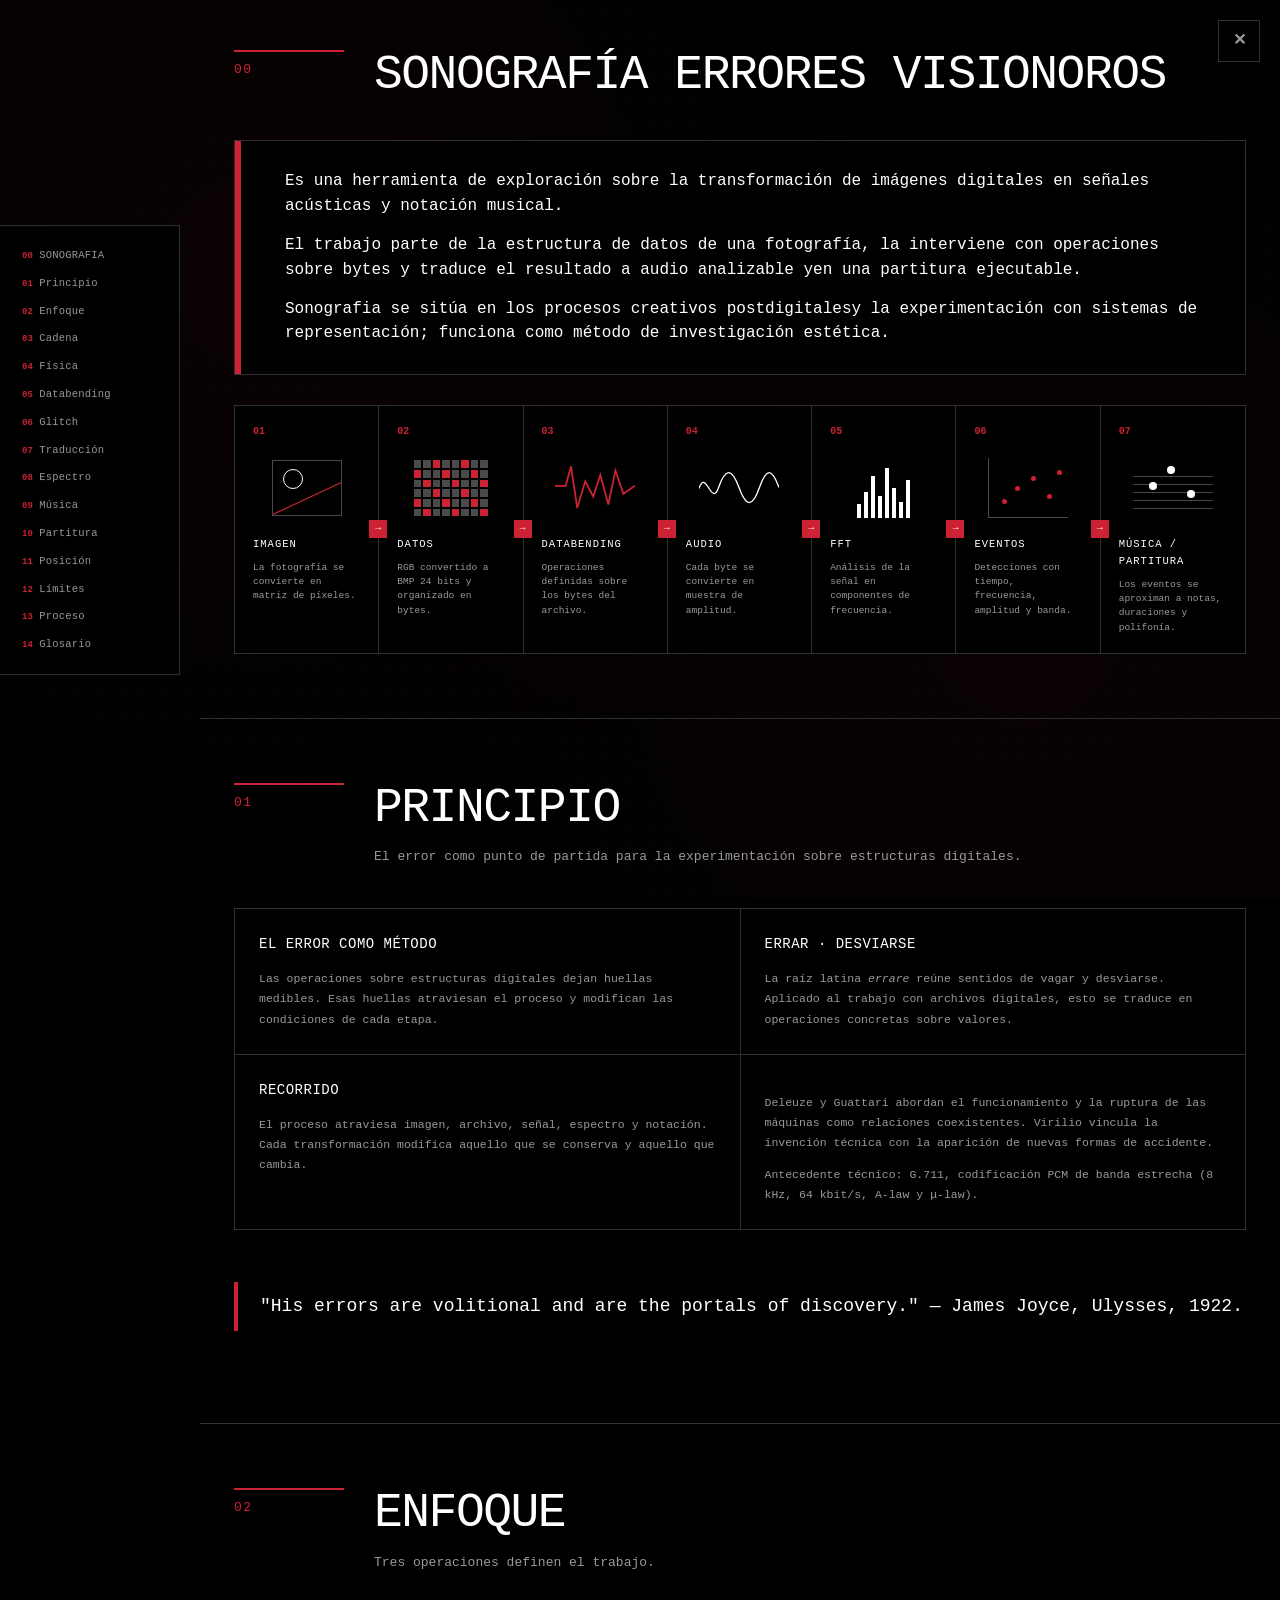
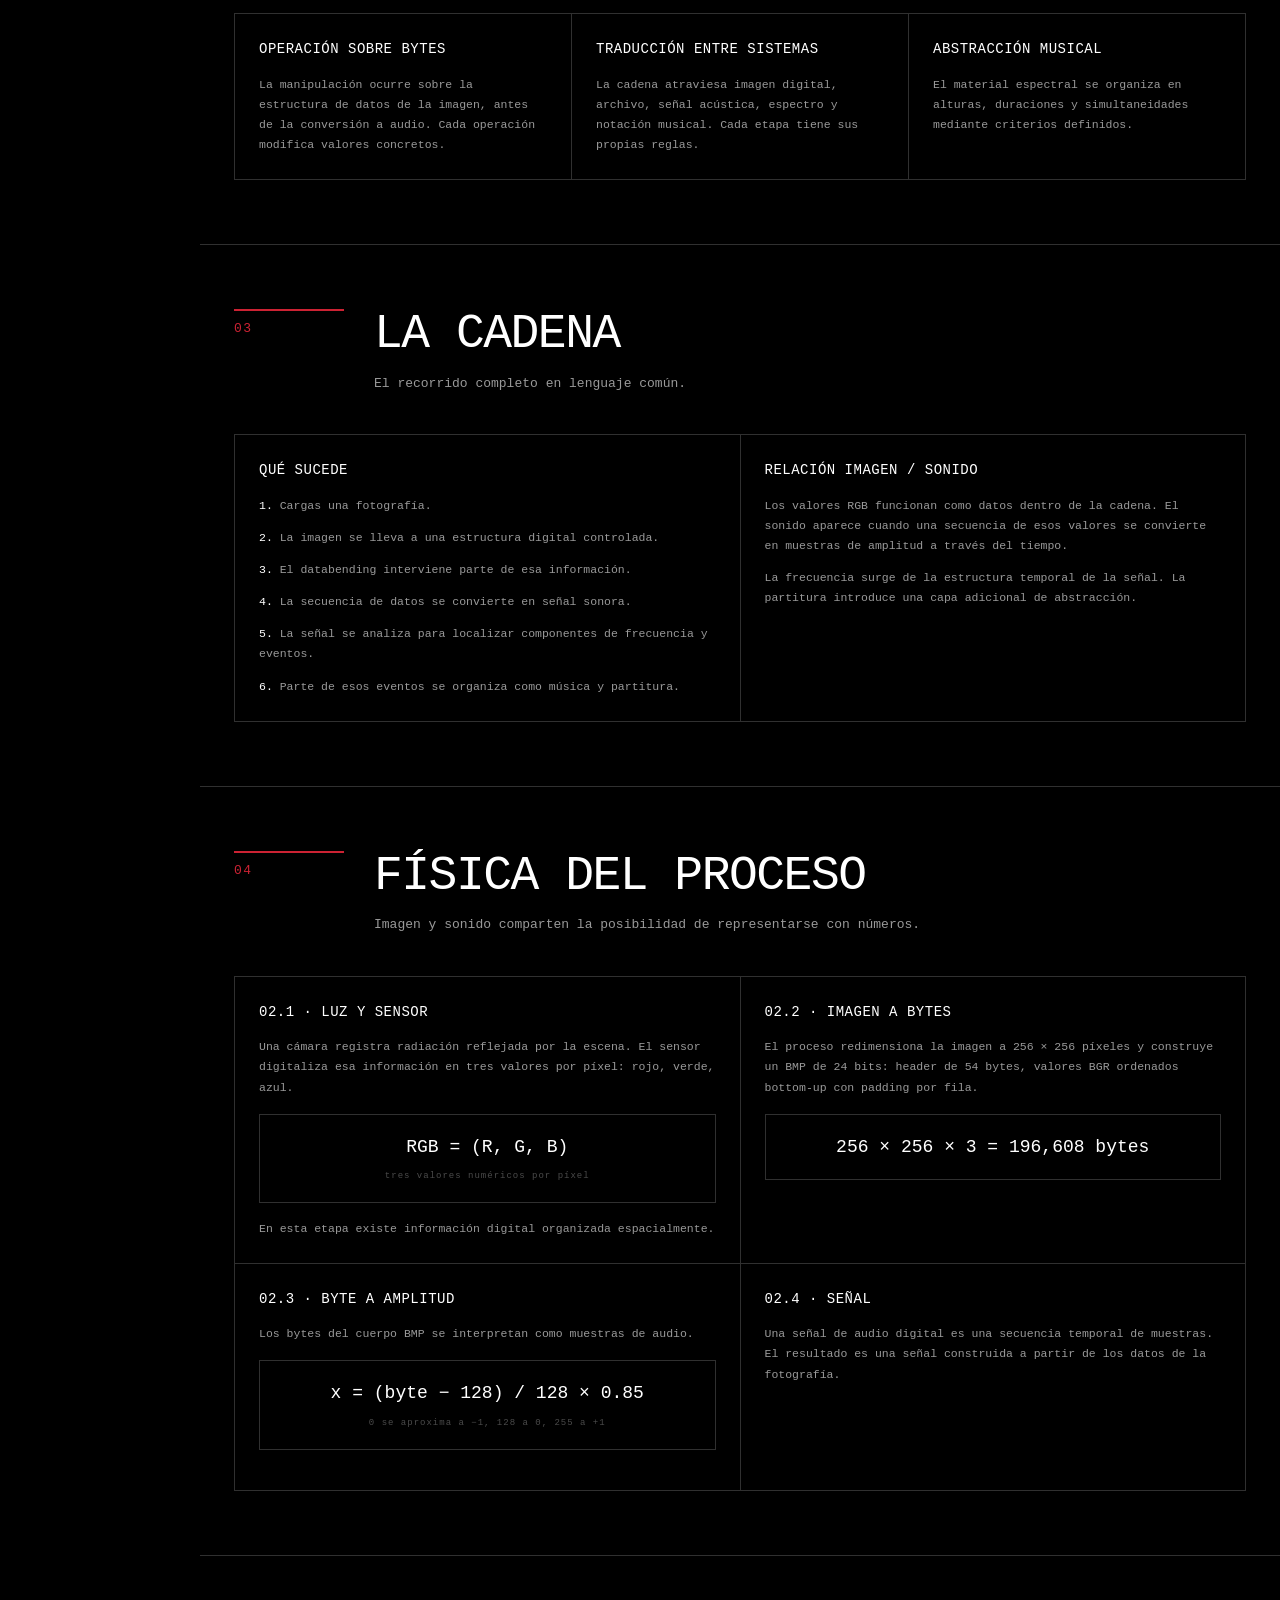
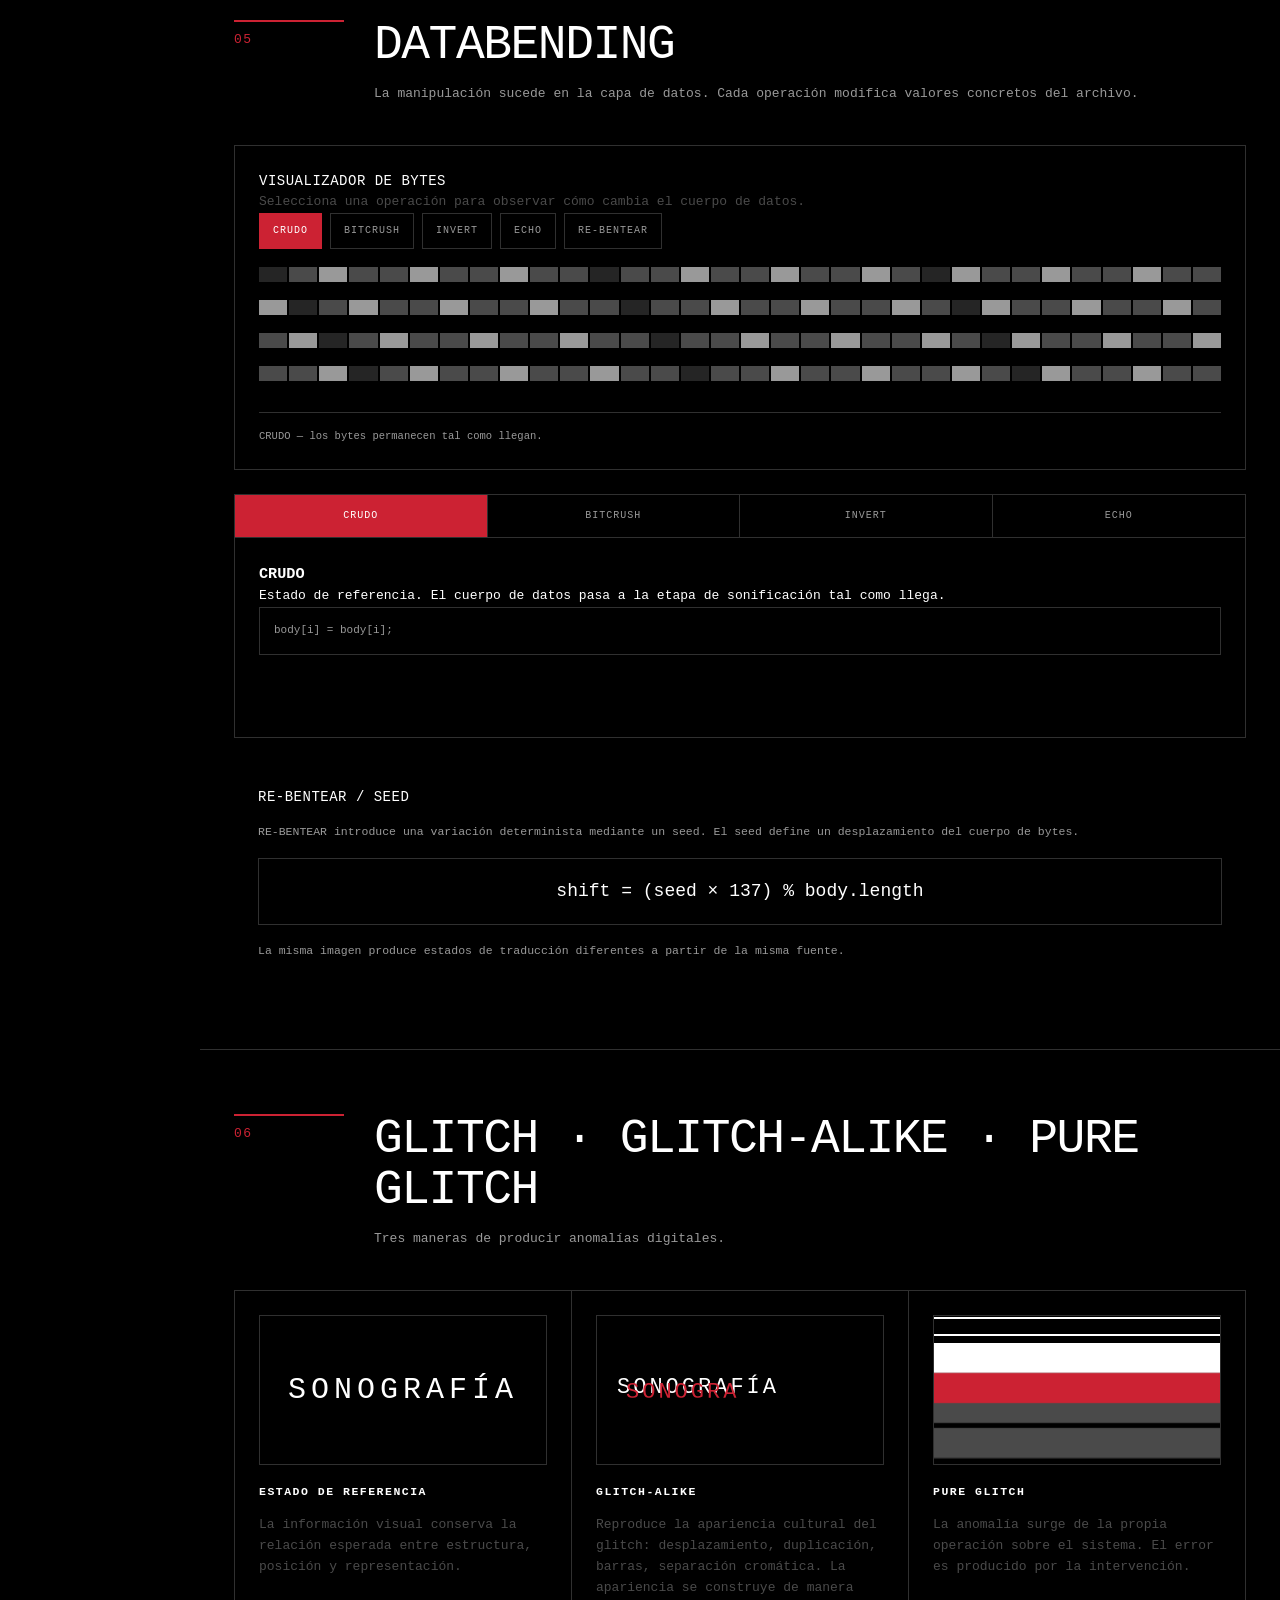
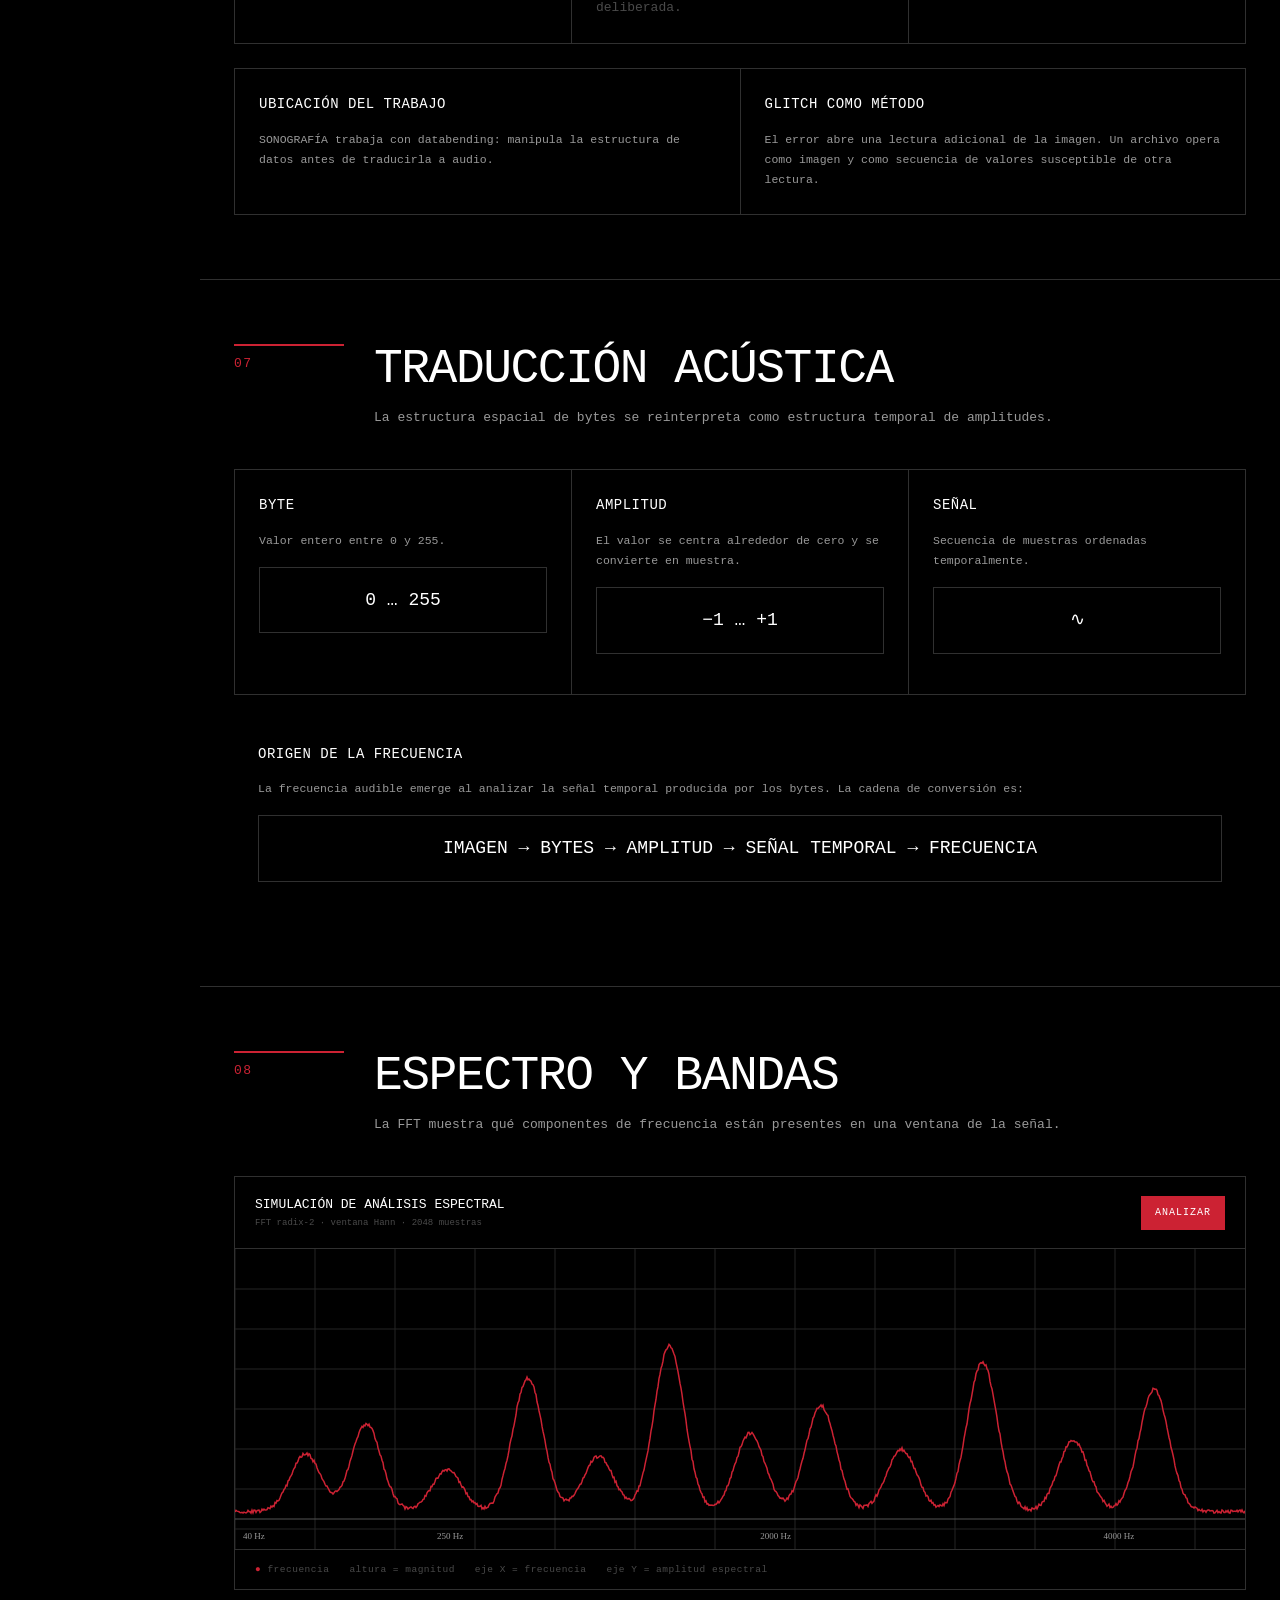
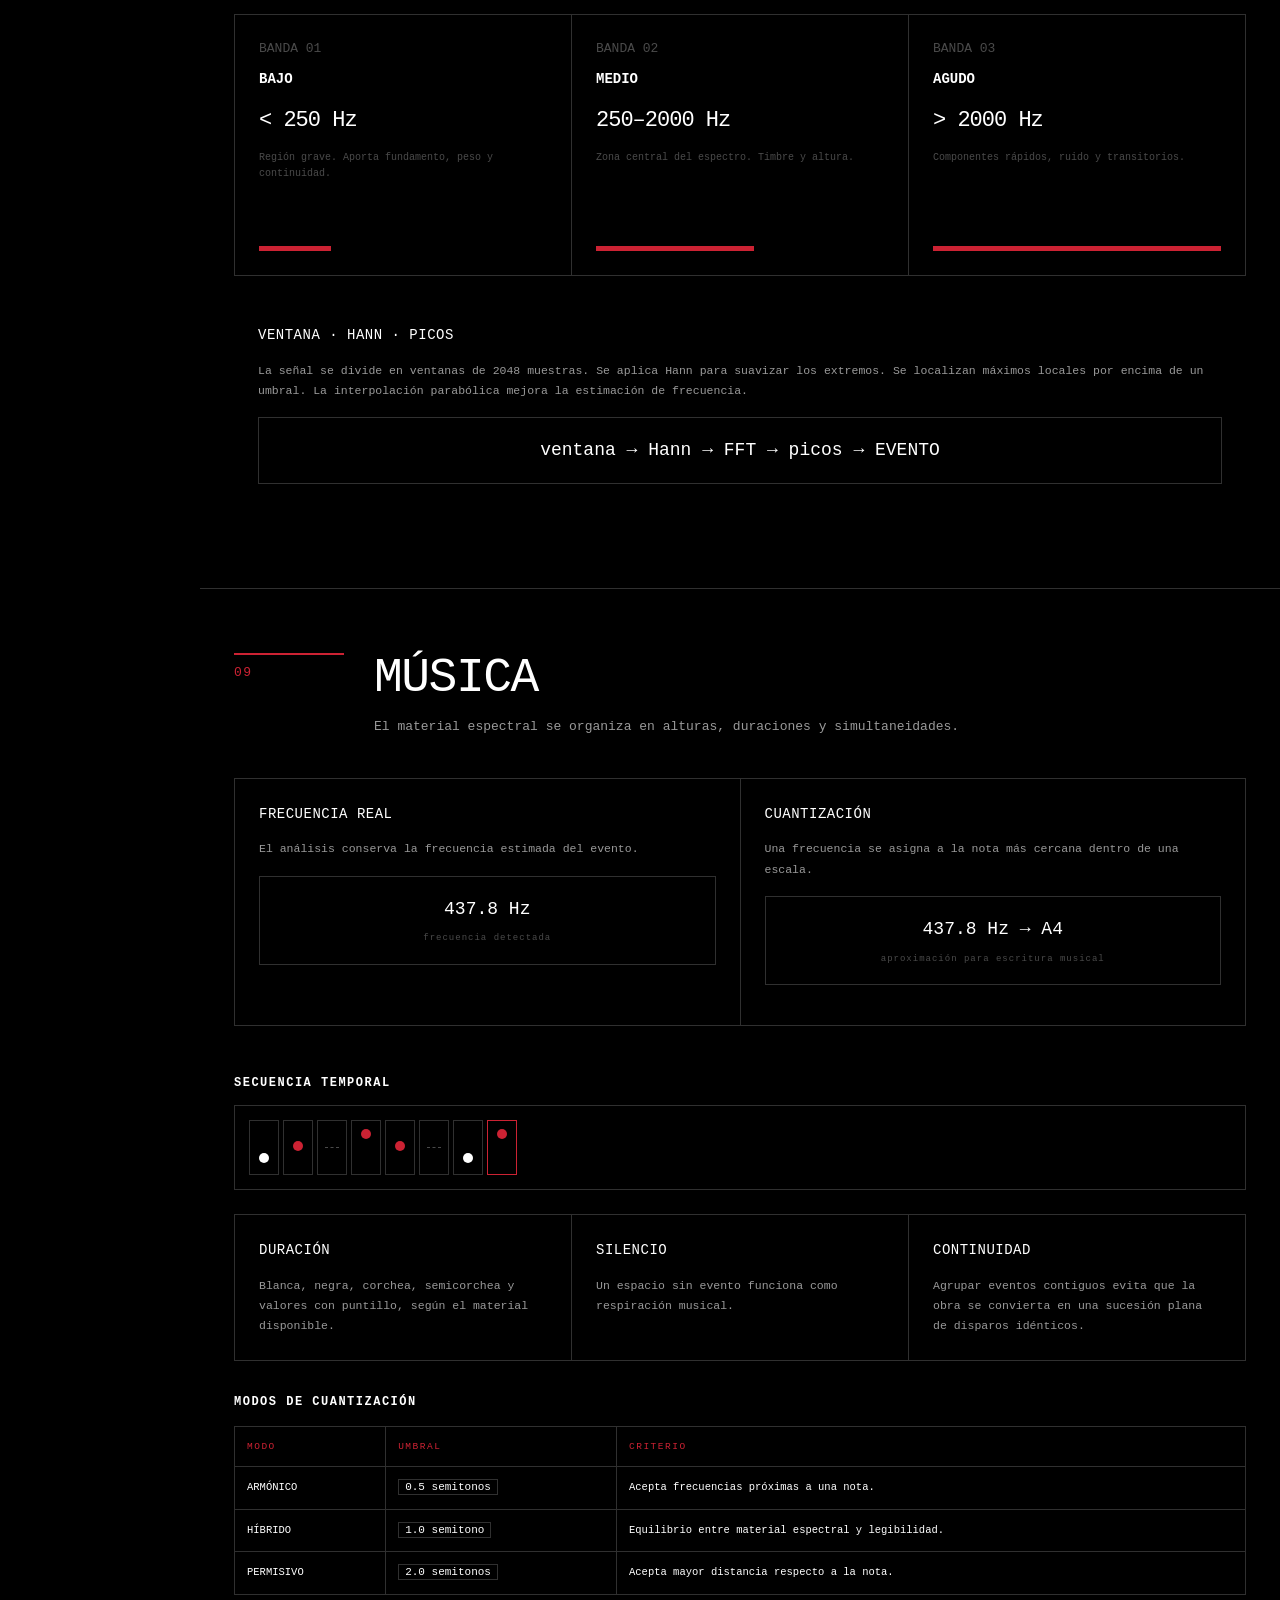
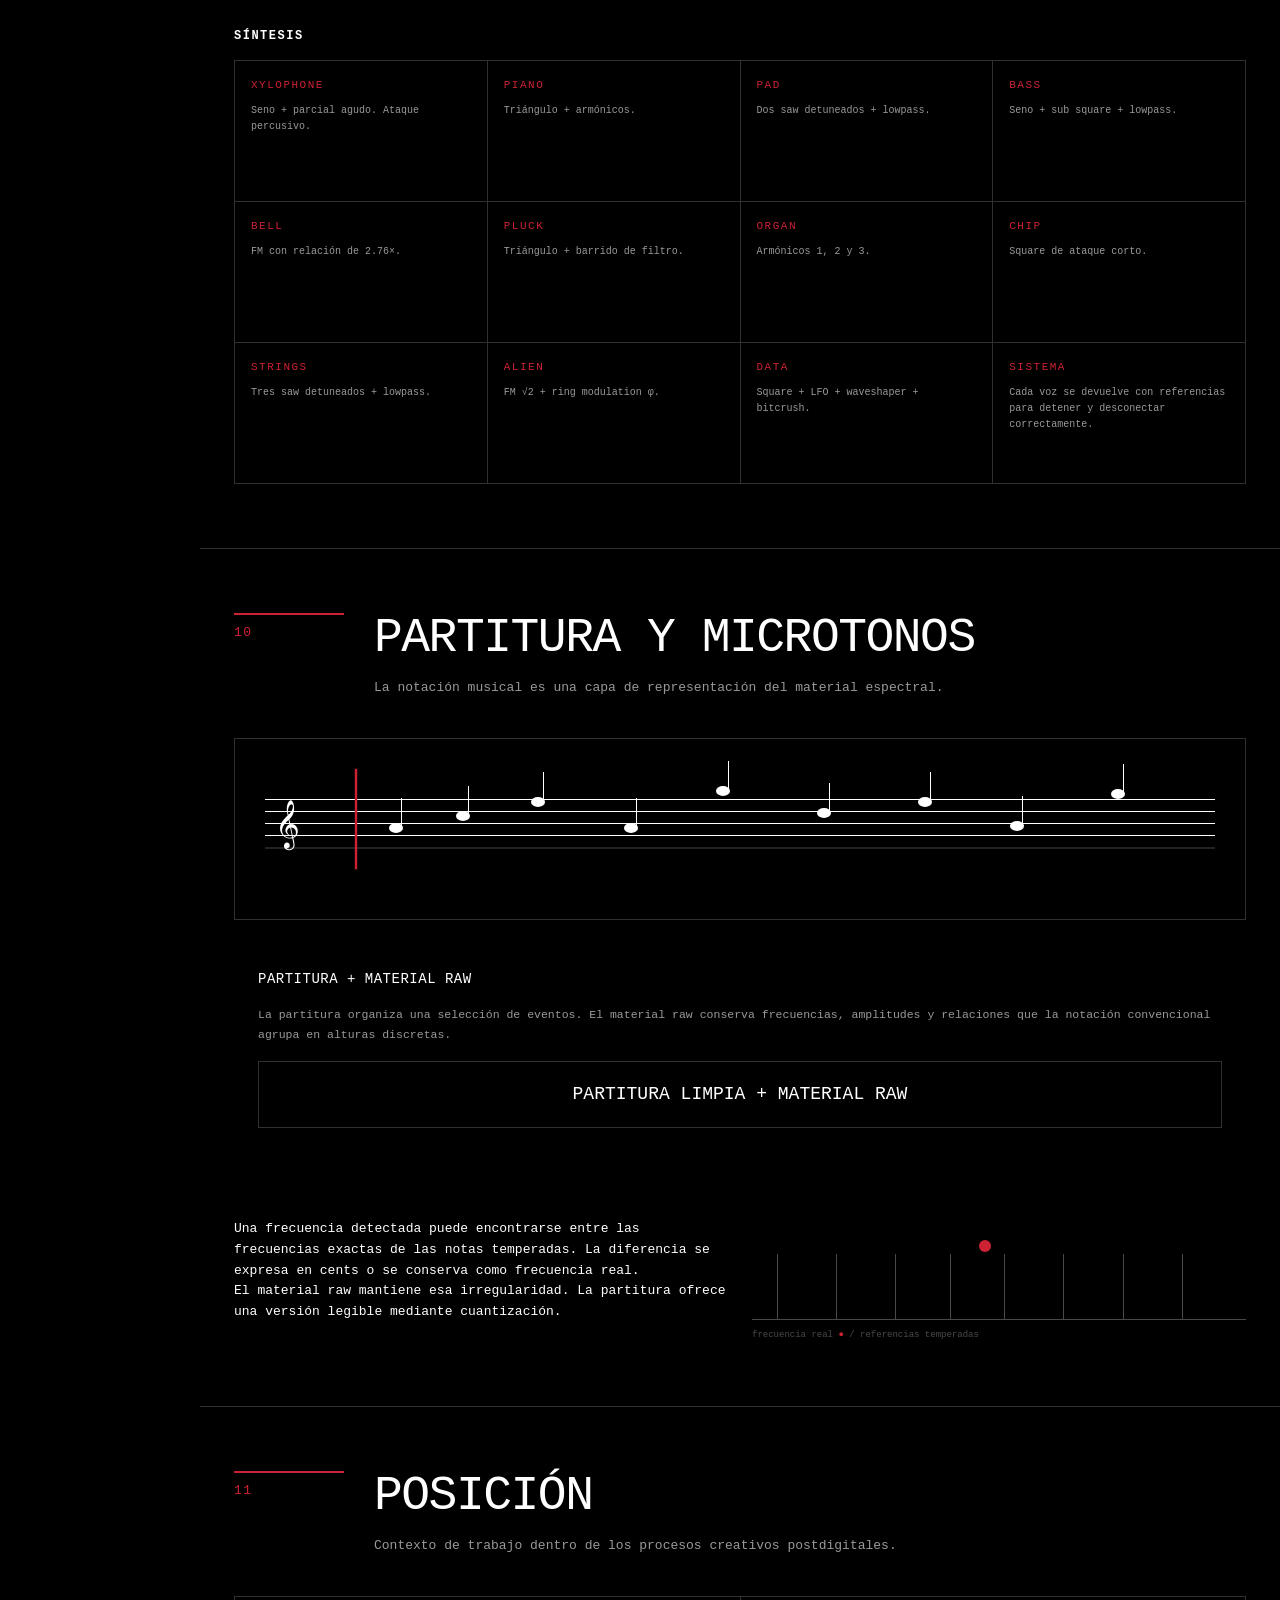
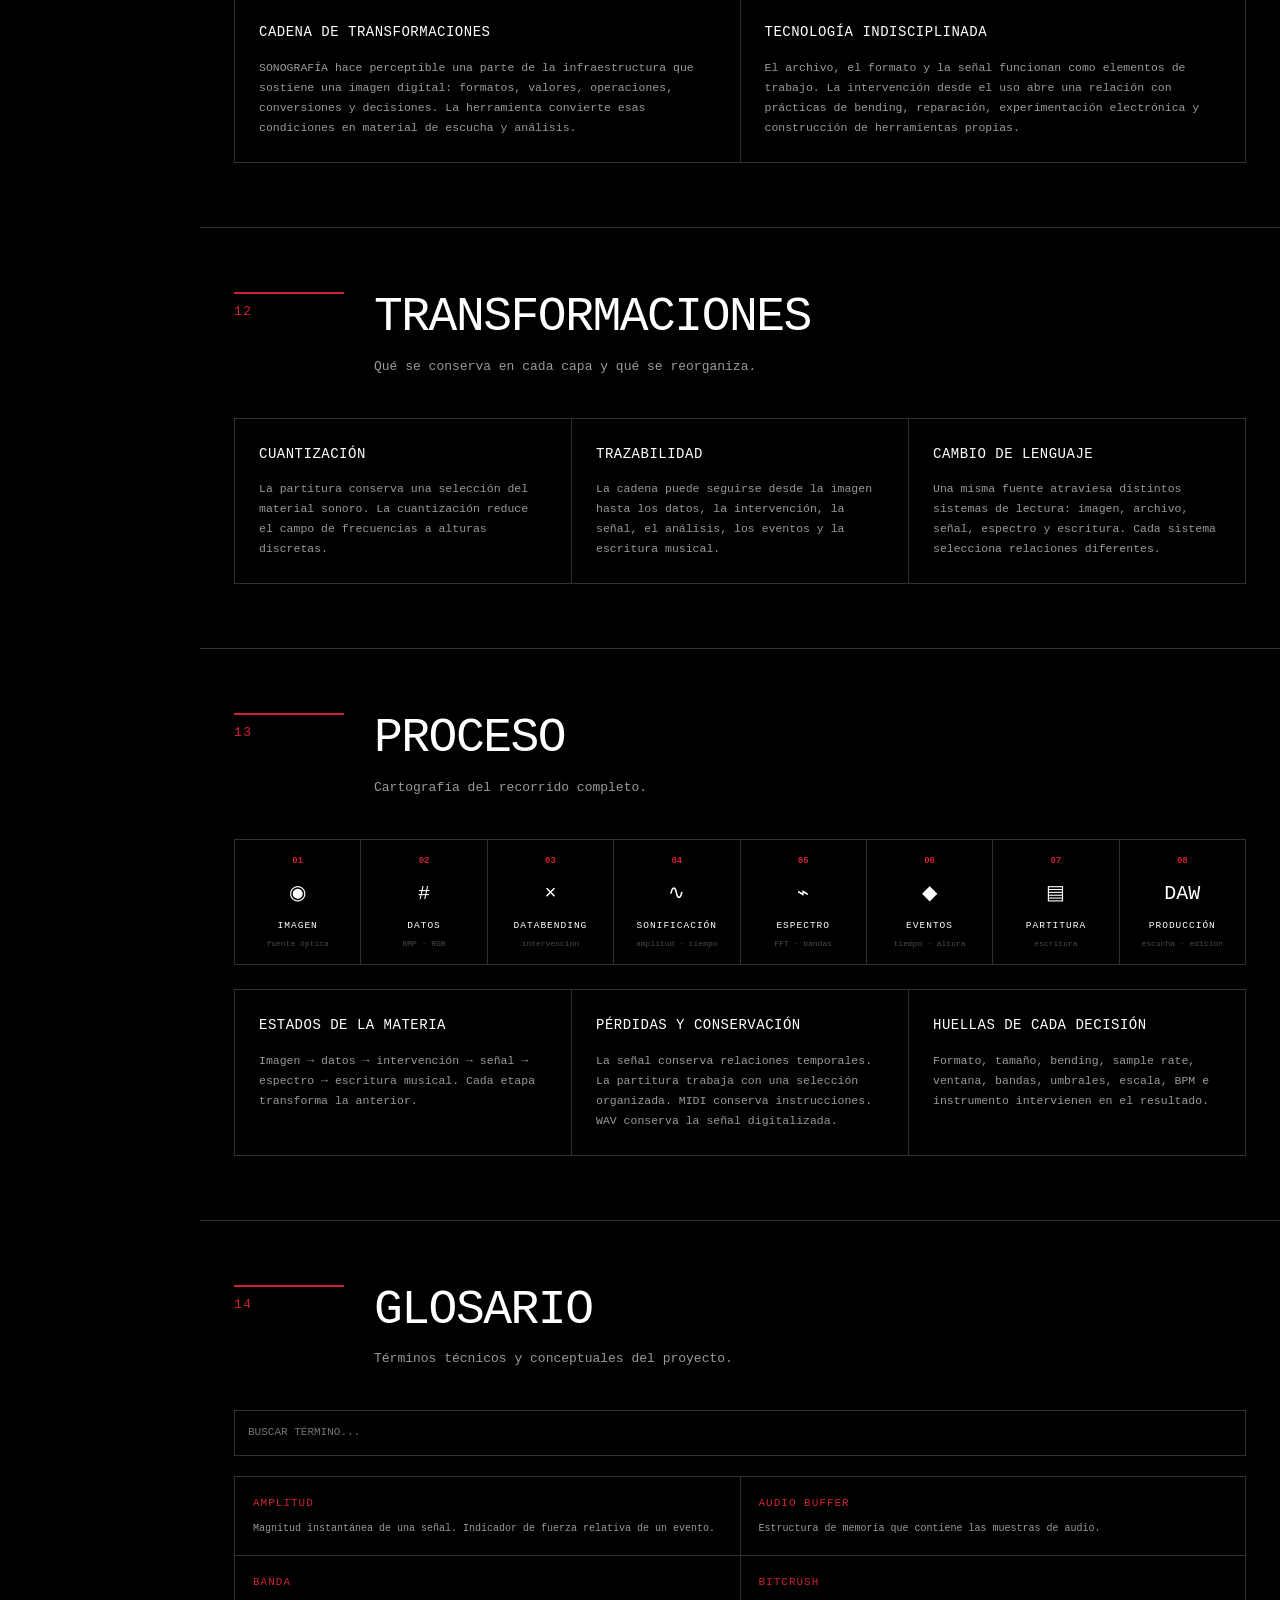
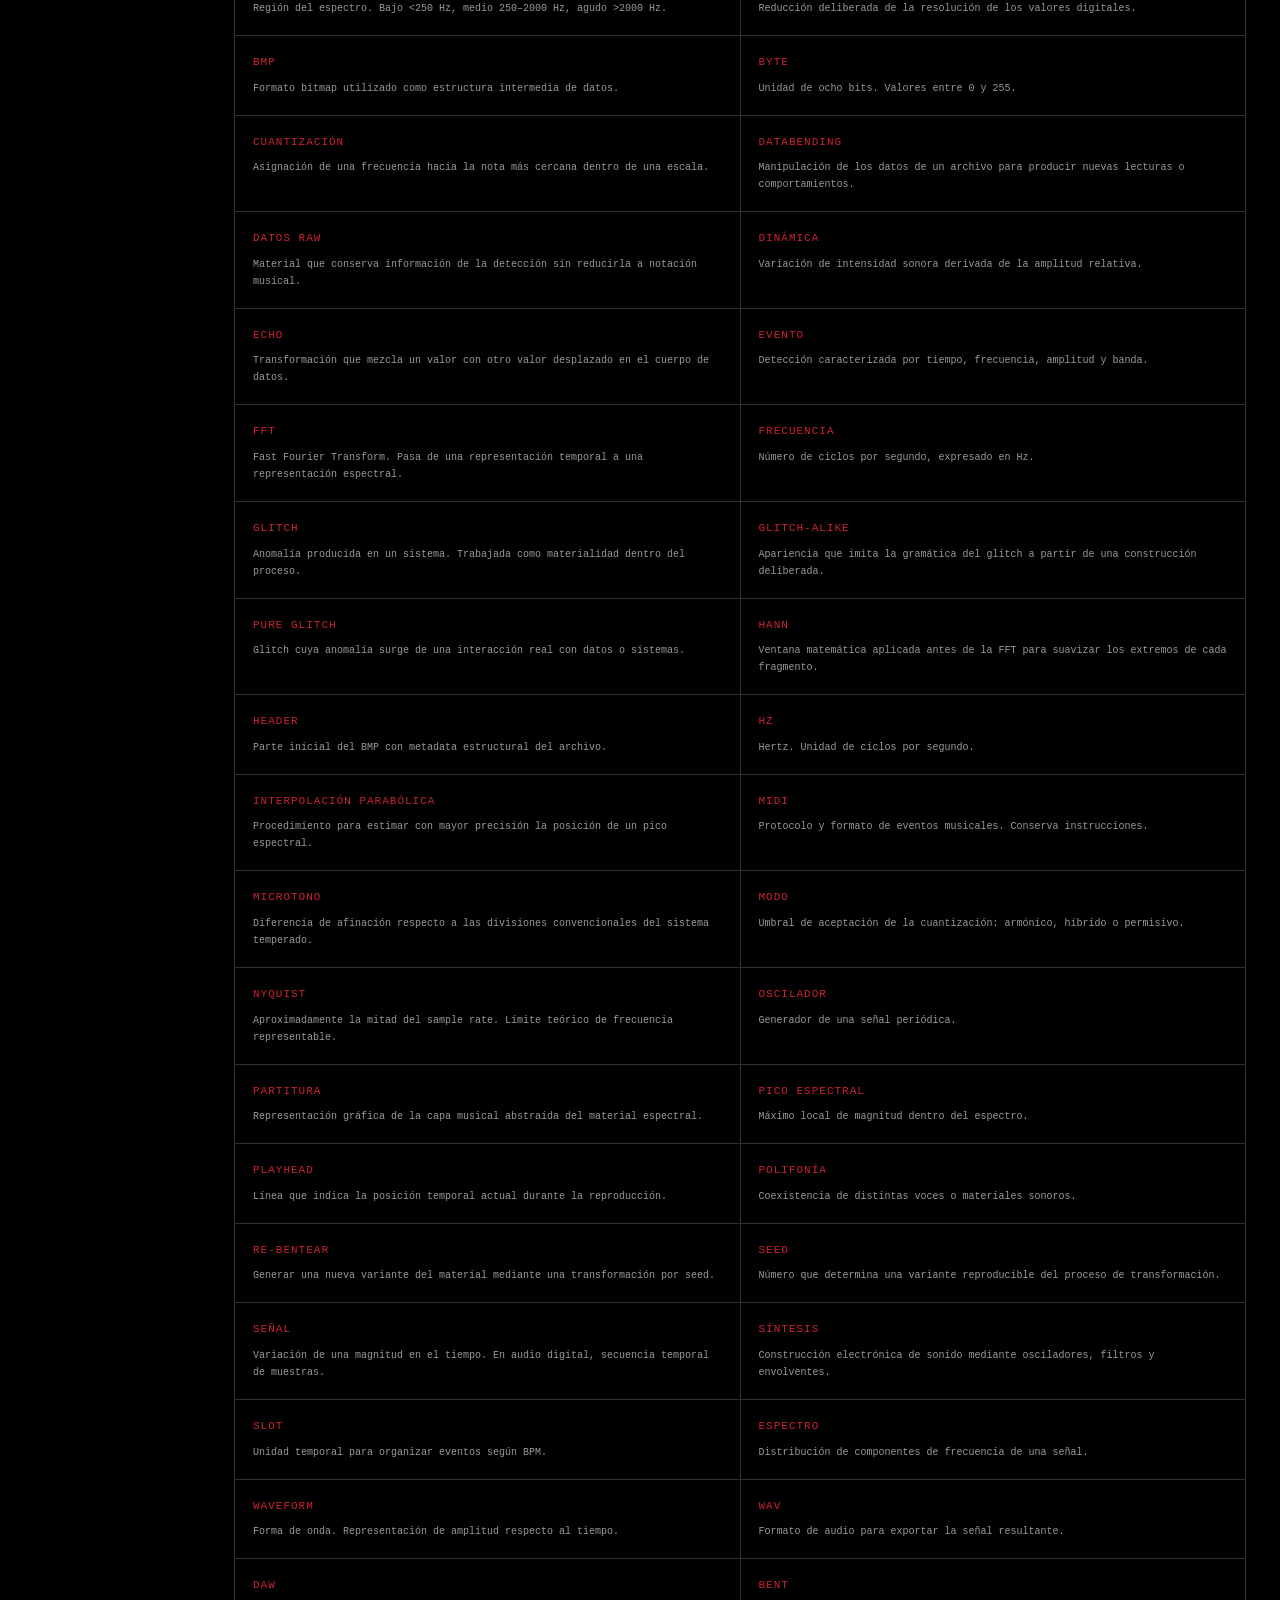
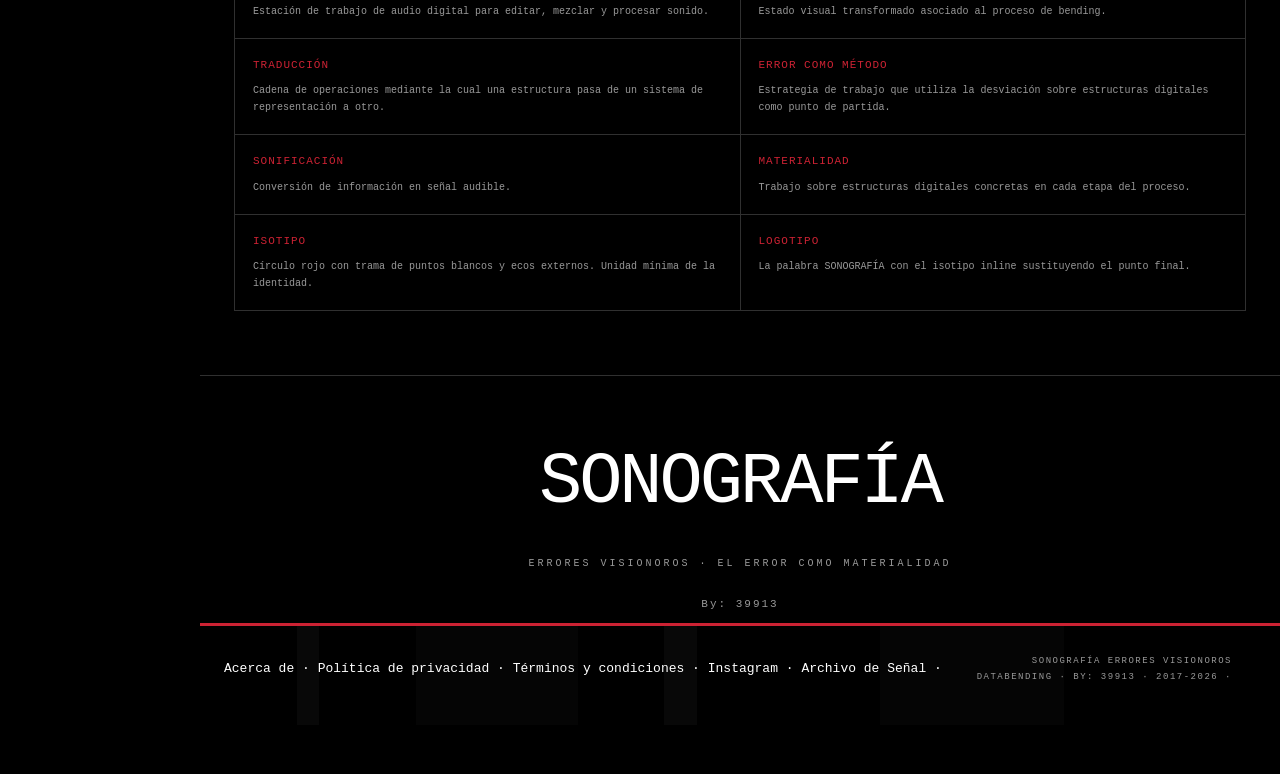
<file: about.html>
<!DOCTYPE html>
<html lang="es-MX">
<head>
<meta charset="UTF-8">
<meta name="viewport" content="width=device-width, initial-scale=1.0">
<meta name="description" content="Qué es SONOGRAFÍA y cómo funciona: de imagen a audio corrupto (databending) y de audio a partitura reproducible.">
<link rel="canonical" href="https://39913em.github.io/sonografia/about.html">
<link rel="icon" type="image/svg+xml" href="assets/favicon.svg">
<link rel="icon" type="image/png" sizes="32x32" href="assets/favicon-32.png">
<link rel="apple-touch-icon" sizes="180x180" href="assets/favicon-180.png">
<meta name="theme-color" content="#000000">
<meta property="og:type" content="website">
<meta property="og:title" content="SONOGRAFÍA · Errores Visionoros · By: 39913">
<meta http-equiv="Content-Security-Policy" content="
  default-src 'self';
  frame-src 'self' blob:;
  child-src 'self' blob:;
  script-src 'self' 'unsafe-inline';
  style-src 'self' 'unsafe-inline' https://fonts.googleapis.com;
  font-src 'self' https://fonts.gstatic.com;
  img-src 'self' data:;
  object-src 'none';
  base-uri 'self';
  form-action 'self';
  frame-ancestors 'none';
">
<link rel="preconnect" href="https://fonts.googleapis.com">
<link rel="preconnect" href="https://fonts.gstatic.com" crossorigin>
<link href="https://fonts.googleapis.com/css2?family=IBM+Plex+Mono:wght@300;400;500;600;700&display=swap" rel="stylesheet">
<link rel="stylesheet" href="css/01-base-y-fondo.css">
<link rel="stylesheet" href="css/03-identidad-isotipo-iconos.css">
<link rel="stylesheet" href="css/15-paginas-contenido.css">
<link rel="stylesheet" href="css/18-enlaces-footer.css">

<meta property="og:image" content="https://39913em.github.io/sonografia/assets/og-image.png">
<meta property="og:locale" content="es_MX">
<meta name="twitter:card" content="summary_large_image">
<title>SONOGRAFÍA · ERRORES VISIONOROS</title>

<style>
:root{
  --rojo:#CC2233;
  --rojo-oscuro:#7A1520;
  --azul:#CC2233;
  --azul-claro:#CC2233;
  --negro:#000000;
  --negro-2:#000000;
  --negro-3:#000000;
  --gris:#FFFFFF;
  --gris-medio:#999999;
  --gris-oscuro:#4A4A4A;
  --blanco:#FFFFFF;
  --verde:#CC2233;
  --linea:#303030;
  --linea-suave:#303030;
}
*{box-sizing:border-box}
html{scroll-behavior:smooth;scroll-padding-top:70px}
body{
  margin:0;
  background:var(--negro);
  color:var(--gris);
  font-family:"IBM Plex Mono",monospace;
  font-size:13px;
  line-height:1.6;
}
body::before{
  content:"";position:fixed;inset:0;pointer-events:none;z-index:0;
  background-image:
    radial-gradient(rgba(255,255,255,.025) 1px,transparent 1px),
    radial-gradient(circle at 20% 30%,rgba(204,34,51,.05) 0%,transparent 50%),
    radial-gradient(circle at 80% 70%,rgba(204,34,51,.05) 0%,transparent 50%);
  background-size:22px 22px,100% 100%,100% 100%;
}
button,input,select{font:inherit}
button{cursor:pointer}
a{color:inherit;text-decoration:none}
::selection{background:var(--rojo);color:#fff}
.page{width:min(1440px,100%);margin:auto;position:relative;z-index:1}

.page-close{
  position:fixed;
  top:20px;
  right:20px;
  z-index:200;
  width:42px;
  height:42px;
  display:flex;
  align-items:center;
  justify-content:center;
  border:1px solid var(--linea);
  background:rgba(0,0,0,.9);
  backdrop-filter:blur(8px);
  color:var(--gris-medio);
  font-size:16px;
  line-height:1;
  text-decoration:none;
  transition:color .15s,border-color .15s,background .15s;
}
.page-close:hover{
  color:#fff;
  border-color:var(--rojo);
  background:var(--rojo);
}

.section{padding:64px 34px;border-bottom:1px solid var(--linea)}
.section-head{display:grid;grid-template-columns:110px 1fr;gap:30px;margin-bottom:40px}
.section-number{color:var(--rojo);font-size:13px;border-top:2px solid var(--rojo);padding-top:8px;letter-spacing:1.5px}
.section-title{margin:0;font-size:clamp(26px,4vw,48px);font-weight:400;letter-spacing:-1.5px;line-height:1.05}
.section-intro{margin:14px 0 0;max-width:900px;color:var(--gris-medio);font-size:13px}

.grid-2{display:grid;grid-template-columns:1fr 1fr;gap:1px;background:var(--linea);border:1px solid var(--linea)}
.grid-3{display:grid;grid-template-columns:repeat(3,1fr);gap:1px;background:var(--linea);border:1px solid var(--linea)}
@media(max-width:900px){
  .grid-2,.grid-3{grid-template-columns:1fr}
  .section-head{grid-template-columns:1fr;gap:10px}
  .section{padding:40px 18px}
}
.panel{background:var(--negro-2);padding:24px}
.panel h3{margin:0 0 14px;font-size:14px;font-weight:500;letter-spacing:.5px}
.panel p{color:var(--gris-medio);margin:0 0 12px;font-size:11.5px;line-height:1.75}
.panel p:last-child{margin-bottom:0}
strong{color:var(--gris);font-weight:500}
.red{color:var(--rojo)}
.blue{color:var(--rojo)}
.green{color:var(--rojo)}
.muted{color:var(--gris-oscuro)}
code{font-family:inherit;background:var(--negro);border:1px solid var(--linea);padding:1px 6px;font-size:11px;color:var(--gris)}

.thesis{border:1px solid var(--linea);padding:28px 30px 28px 50px;background:var(--negro-2);position:relative;overflow:hidden}
.thesis:before{content:"";position:absolute;left:0;top:0;width:6px;height:100%;background:var(--rojo)}
.thesis p{margin:0 0 14px;font-size:16px;line-height:1.55;color:var(--gris)}
.thesis p:last-child{margin-bottom:0}
.quote{border-left:4px solid var(--rojo);padding:10px 0 10px 22px;font-size:18px;color:var(--gris);margin:28px 0}

.flow{display:grid;grid-template-columns:repeat(7,1fr);border:1px solid var(--linea);overflow:hidden}
.flow-step{min-height:210px;background:var(--negro-2);border-right:1px solid var(--linea);padding:18px;position:relative}
.flow-step:last-child{border-right:0}
.flow-num{color:var(--rojo);font-size:10px;font-weight:600}
.flow-icon{height:80px;display:flex;align-items:center;justify-content:center;margin:8px 0}
.flow-name{font-size:10.5px;letter-spacing:1px;text-transform:uppercase;margin-bottom:8px;color:var(--gris)}
.flow-text{font-size:9.5px;color:var(--gris-medio);line-height:1.5}
.arrow{position:absolute;right:-9px;top:50%;width:18px;height:18px;transform:translateY(-50%);background:var(--rojo);color:white;display:flex;align-items:center;justify-content:center;font-size:10px;z-index:2}
@media(max-width:1000px){.flow{grid-template-columns:1fr 1fr}.flow-step{border-bottom:1px solid var(--linea)}}

.icon-image{width:70px;height:56px;border:1px solid var(--gris-oscuro);position:relative;overflow:hidden}
.icon-image:before{content:"";position:absolute;width:18px;height:18px;border:1px solid var(--gris);border-radius:50%;left:10px;top:8px}
.icon-image:after{content:"";position:absolute;width:76px;height:1px;background:var(--rojo);transform:rotate(-25deg);left:-4px;bottom:16px}
.icon-bytes{width:74px;height:56px;display:grid;grid-template-columns:repeat(8,1fr);grid-template-rows:repeat(6,1fr);gap:2px}
.icon-bytes i{display:block;background:var(--gris-oscuro)}
.icon-bytes i:nth-child(3n){background:var(--rojo)}
.icon-fft{width:80px;height:60px;display:flex;align-items:end;justify-content:center;gap:3px}
.icon-fft i{width:4px;background:var(--gris)}
.icon-fft i:nth-child(1){height:14px}
.icon-fft i:nth-child(2){height:26px}
.icon-fft i:nth-child(3){height:42px}
.icon-fft i:nth-child(4){height:22px}
.icon-fft i:nth-child(5){height:50px}
.icon-fft i:nth-child(6){height:30px}
.icon-fft i:nth-child(7){height:16px}
.icon-fft i:nth-child(8){height:38px}
.icon-events{width:80px;height:60px;position:relative;border-left:1px solid var(--gris-oscuro);border-bottom:1px solid var(--gris-oscuro)}
.icon-events i{position:absolute;width:5px;height:5px;border-radius:50%;background:var(--rojo)}
.icon-events i:nth-child(1){left:13px;bottom:13px}
.icon-events i:nth-child(2){left:26px;bottom:26px;background:var(--rojo)}
.icon-events i:nth-child(3){left:42px;bottom:36px;background:var(--rojo)}
.icon-events i:nth-child(4){left:58px;bottom:18px;background:var(--rojo)}
.icon-events i:nth-child(5){left:68px;bottom:42px;background:var(--rojo)}
.icon-score{width:80px;height:60px;position:relative}
.icon-score:before{content:"";position:absolute;left:0;right:0;height:1px;background:var(--gris-oscuro);top:18px;box-shadow:0 8px var(--gris-oscuro),0 16px var(--gris-oscuro),0 24px var(--gris-oscuro),0 32px var(--gris-oscuro)}
.icon-score i{position:absolute;width:8px;height:8px;border-radius:50%;background:var(--gris);z-index:2}
.icon-score i:nth-child(1){left:16px;top:24px}
.icon-score i:nth-child(2){left:34px;top:8px}
.icon-score i:nth-child(3){left:54px;top:32px}

.equation{border:1px solid var(--linea);background:var(--negro);padding:18px;margin:16px 0;text-align:center;font-size:18px;color:var(--gris)}
.equation small{display:block;color:var(--gris-oscuro);font-size:9px;margin-top:8px;letter-spacing:1px}

.byte-tool{border:1px solid var(--linea);background:var(--negro-2);padding:24px}
.byte-tool h3{margin-top:0;font-size:14px;font-weight:500;letter-spacing:.5px}
.byte-controls{display:flex;flex-wrap:wrap;gap:8px;margin-bottom:18px}
.byte-controls button{background:var(--negro-3);border:1px solid var(--linea);color:var(--gris-medio);padding:9px 13px;font-size:10px;letter-spacing:1px;text-transform:uppercase}
.byte-controls button:hover,.byte-controls button.active{background:var(--rojo);color:#fff;border-color:var(--rojo)}
.byte-grid{display:grid;grid-template-columns:repeat(32,1fr);gap:2px;min-height:130px}
.byte{height:15px;background:var(--gris-oscuro)}
.byte:nth-child(3n){background:var(--gris-medio)}
.byte.changed{background:var(--rojo)}
.byte.low{background:#252525}
.byte-info{margin-top:15px;padding-top:15px;border-top:1px solid var(--linea);color:var(--gris-medio);font-size:10.5px}

.texture-tabs{display:grid;grid-template-columns:repeat(4,1fr);border:1px solid var(--linea)}
.texture-tab{border:0;border-right:1px solid var(--linea);background:var(--negro-3);color:var(--gris-medio);padding:13px;font-size:10px;letter-spacing:1px;text-transform:uppercase}
.texture-tab:last-child{border-right:0}
.texture-tab.active{background:var(--rojo);color:#fff}
.texture-content{border:1px solid var(--linea);border-top:0;padding:24px;min-height:200px;background:var(--negro-2)}
.texture-description{display:none}
.texture-description.active{display:block}
.texture-code{background:var(--negro);border:1px solid var(--linea);padding:14px;overflow:auto;color:var(--gris-medio);font-size:11px;white-space:pre-wrap}

.glitch-compare{display:grid;grid-template-columns:1fr 1fr 1fr;gap:1px;background:var(--linea);border:1px solid var(--linea)}
.glitch-card{background:var(--negro-2);padding:24px}
.glitch-card h3{font-size:11.5px;letter-spacing:1.5px;text-transform:uppercase;margin:0 0 14px;color:var(--gris)}
.glitch-visual{height:150px;border:1px solid var(--linea);position:relative;overflow:hidden;background:var(--negro-3);margin-bottom:18px}
.visual-clean{display:flex;align-items:center;justify-content:center;font-size:30px;letter-spacing:5px;color:var(--gris)}
.visual-alike:before{content:"SONOGRAFÍA";position:absolute;left:20px;top:54px;font-size:22px;letter-spacing:3px;color:var(--gris)}
.visual-alike:after{content:"SONOGRAFÍA";position:absolute;left:29px;top:59px;font-size:22px;letter-spacing:3px;color:var(--rojo);clip-path:inset(0 30% 35% 0)}
.visual-pure:before{content:"";position:absolute;inset:0;background:repeating-linear-gradient(0deg,transparent 0 9px,var(--gris) 9px 11px,transparent 11px 17px);mix-blend-mode:screen}
.visual-pure:after{content:"";position:absolute;width:160%;height:30px;left:-30%;top:57px;background:var(--rojo);transform:skewX(-35deg);box-shadow:0 20px var(--gris-oscuro),0 -30px var(--gris),0 55px var(--gris-oscuro)}
@media(max-width:900px){.glitch-compare{grid-template-columns:1fr}}

.fft-tool{border:1px solid var(--linea);background:var(--negro-2)}
.fft-head{padding:18px 20px;border-bottom:1px solid var(--linea);display:flex;justify-content:space-between;gap:20px;align-items:center}
.fft-head button{background:var(--rojo);border:0;color:#fff;padding:9px 14px;font-size:10px;letter-spacing:1px;text-transform:uppercase}
#fftCanvas{width:100%;height:300px;display:block;background:var(--negro)}
.fft-legend{display:flex;flex-wrap:wrap;gap:20px;padding:12px 20px;border-top:1px solid var(--linea);color:var(--gris-oscuro);font-size:9.5px;letter-spacing:.5px}

.band-grid{display:grid;grid-template-columns:repeat(3,1fr);gap:1px;background:var(--linea);border:1px solid var(--linea)}
.band{min-height:260px;background:var(--negro-2);padding:24px;position:relative}
.band-range{font-size:22px;margin:12px 0;color:var(--gris);letter-spacing:-1px}
.band-bar{position:absolute;left:24px;right:24px;bottom:24px;height:5px;background:var(--negro-3)}
.band-bar span{display:block;height:100%}
.band-bass .band-bar span{width:25%;background:var(--rojo)}
.band-mid .band-bar span{width:55%;background:var(--rojo)}
.band-high .band-bar span{width:100%;background:var(--rojo)}
@media(max-width:900px){.band-grid{grid-template-columns:1fr}}

.sequence{display:flex;align-items:center;gap:4px;min-height:80px;border:1px solid var(--linea);padding:14px;overflow:hidden;background:var(--negro)}
.seq-slot{flex:0 0 30px;height:55px;border:1px solid var(--linea-suave);position:relative}
.seq-slot.active{border-color:var(--rojo)}
.seq-note{position:absolute;width:10px;height:10px;border-radius:50%;left:50%;transform:translateX(-50%);background:var(--gris)}
.seq-note.low{top:32px}
.seq-note.mid{top:20px;background:var(--rojo)}
.seq-note.high{top:8px;background:var(--rojo)}
.seq-rest{position:absolute;left:7px;right:7px;top:26px;border-top:1px dashed var(--gris-oscuro)}

.score-demo{border:1px solid var(--linea);background:#000000;color:#ffffff;padding:30px;overflow:hidden}
.staff{position:relative;height:100px;margin-bottom:20px}
.staff-lines{position:absolute;left:0;right:0;top:30px;height:50px;background:linear-gradient(to bottom,#fff 0 1px,transparent 1px 12px,#fff 12px 13px,transparent 13px 24px,#fff 24px 25px,transparent 25px 36px,#fff 36px 37px,transparent 37px 48px,#222 48px 49px)}
.clef{position:absolute;left:10px;top:22px;font-family:serif;font-size:42px}
.notes{position:absolute;left:90px;right:20px;top:0;height:100%}
.note{position:absolute;width:14px;height:10px;border-radius:50%;background:#fff}
.note:after{content:"";position:absolute;width:1px;height:30px;background:#fff;right:1px;bottom:5px}
.note.n1{left:4%;top:54px}
.note.n2{left:12%;top:42px}
.note.n3{left:21%;top:28px}
.note.n4{left:32%;top:54px}
.note.n5{left:43%;top:17px}
.note.n6{left:55%;top:39px}
.note.n7{left:67%;top:28px}
.note.n8{left:78%;top:52px}
.note.n9{left:90%;top:20px}
.playline{position:absolute;top:0;bottom:0;left:0;width:2px;background:var(--rojo);box-shadow:0 0 0 1px rgba(204,34,51,.2)}

.microtone{display:grid;grid-template-columns:1fr 1fr;gap:24px;align-items:center}
.microtonal-scale{height:120px;border-bottom:1px solid var(--gris-oscuro);position:relative}
.microtonal-scale span{position:absolute;bottom:0;width:1px;height:65px;background:var(--gris-oscuro)}
.microtonal-scale span:nth-child(1){left:5%}
.microtonal-scale span:nth-child(2){left:17%}
.microtonal-scale span:nth-child(3){left:29%}
.microtonal-scale span:nth-child(4){left:40%}
.microtonal-scale span:nth-child(5){left:51%}
.microtonal-scale span:nth-child(6){left:63%}
.microtonal-scale span:nth-child(7){left:75%}
.microtonal-scale span:nth-child(8){left:87%}
.microtonal-scale b{position:absolute;bottom:67px;left:46%;width:12px;height:12px;border-radius:50%;background:var(--rojo)}
@media(max-width:900px){.microtone{grid-template-columns:1fr}}

.mode-table{width:100%;border-collapse:collapse;background:var(--negro-2);border:1px solid var(--linea)}
.mode-table th,.mode-table td{border:1px solid var(--linea);padding:12px;text-align:left;font-size:10.5px;vertical-align:top}
.mode-table th{color:var(--rojo);font-weight:500;letter-spacing:1.5px;text-transform:uppercase;font-size:9.5px}

.synth-grid{display:grid;grid-template-columns:repeat(4,1fr);gap:1px;background:var(--linea);border:1px solid var(--linea)}
.synth{min-height:140px;background:var(--negro-2);padding:16px}
.synth-name{color:var(--rojo);font-size:11px;letter-spacing:1.5px;text-transform:uppercase;margin-bottom:8px}
.synth-desc{color:var(--gris-medio);font-size:10px;line-height:1.6}
@media(max-width:900px){.synth-grid{grid-template-columns:1fr 1fr}}

.glossary-tools{display:flex;gap:10px;margin-bottom:20px}
#glossarySearch{width:100%;background:var(--negro);border:1px solid var(--linea);color:var(--gris);padding:13px;outline:none;font-size:11px}
#glossarySearch:focus{border-color:var(--rojo)}
.glossary{display:grid;grid-template-columns:repeat(2,1fr);gap:1px;background:var(--linea);border:1px solid var(--linea)}
.term{background:var(--negro-2);padding:18px}
.term.hidden{display:none}
.term-name{color:var(--rojo);font-size:11px;letter-spacing:1px;text-transform:uppercase;margin-bottom:8px}
.term p{margin:0;font-size:10px;color:var(--gris-medio);line-height:1.7}
@media(max-width:900px){.glossary{grid-template-columns:1fr}}

.pipeline{display:grid;grid-template-columns:repeat(8,1fr);gap:1px;background:var(--linea);border:1px solid var(--linea)}
.pipe-node{background:var(--negro-2);padding:14px 10px;text-align:center}
.pipe-node .n{font-size:9px;color:var(--rojo);font-weight:700}
.pipe-node .icon{font-size:20px;margin:10px 0 8px;color:var(--gris)}
.pipe-node .label{font-size:9.5px;letter-spacing:1px;color:var(--gris);text-transform:uppercase}
.pipe-node .mini{font-size:8px;color:var(--gris-oscuro);margin-top:5px;line-height:1.5}
@media(max-width:1100px){.pipeline{grid-template-columns:repeat(4,1fr)}}
@media(max-width:700px){.pipeline{grid-template-columns:repeat(2,1fr)}}

.footer{
  border-top:3px solid var(--rojo);
  padding:28px 24px 40px;
  display:grid;grid-template-columns:auto 1fr auto;
  gap:24px;align-items:center;
  position:relative;overflow:hidden;background:var(--negro);
}
.footer::after{
  content:"";position:absolute;inset:0;pointer-events:none;
  background:linear-gradient(90deg,transparent 0 9%,rgba(255,255,255,.03) 9% 11%,transparent 11% 20%,rgba(255,255,255,.02) 20% 35%,transparent 35% 43%,rgba(255,255,255,.03) 43% 46%,transparent 46% 63%,rgba(255,255,255,.02) 63% 80%,transparent 80%);
  mix-blend-mode:screen;
}
.footer > *{position:relative;z-index:1}
.footer .fquote{text-align:center;font-size:11px;color:var(--gris);letter-spacing:1px}
.footer .fmeta{text-align:right;font-size:9px;color:var(--gris-medio);letter-spacing:1.5px;line-height:1.7;text-transform:uppercase}
@media(max-width:800px){.footer{grid-template-columns:1fr;gap:16px;text-align:left;padding:24px}.footer .fmeta,.footer .fquote{text-align:left}}

#backTop{
  position:fixed;right:18px;bottom:18px;z-index:100;
  width:42px;height:42px;border:2px solid var(--rojo);background:var(--negro);
  color:var(--gris);font:700 18px IBM Plex Mono,monospace;cursor:pointer;
  box-shadow:6px 6px 0 rgba(204,34,51,.28);
  opacity:0;pointer-events:none;transition:opacity .15s,transform .15s;
}
#backTop.show{opacity:1;pointer-events:auto}
#backTop:hover{transform:translate(-2px,-2px)}

.signal-ico{display:inline-block;width:44px;height:16px;position:relative}
.signal-ico::before{
  content:"";position:absolute;inset:0;
  background:linear-gradient(90deg,
    transparent 0 8%,var(--blanco) 8% 10%,transparent 10% 17%,
    var(--blanco) 17% 19%,transparent 19% 25%,
    var(--blanco) 25% 29%,transparent 29% 36%,
    var(--blanco) 36% 38%,transparent 38% 43%,
    var(--blanco) 43% 48%,transparent 48% 55%,
    var(--blanco) 55% 58%,transparent 58% 65%,
    var(--blanco) 65% 68%,transparent 68% 76%,
    var(--blanco) 76% 78%,transparent 78%);
  clip-path:polygon(0 50%,8% 50%,10% 25%,12% 50%,18% 50%,20% 75%,22% 50%,30% 50%,34% 5%,38% 50%,43% 50%,47% 90%,51% 50%,57% 50%,60% 18%,63% 50%,70% 50%,74% 75%,78% 50%,100% 50%,100% 55%,0 55%);
}

@media(max-width:700px){
  .page-close{top:12px;left:12px;width:38px;height:38px;font-size:15px}
}

.side-index{
  position:fixed;
  left:0;
  top:50%;
  transform:translateY(-50%);
  z-index:98;
  width:180px;
  max-height:80vh;
  overflow-y:auto;
  padding:16px 10px 16px 14px;
  background:rgba(0,0,0,.92);
  backdrop-filter:blur(10px);
  border:1px solid var(--linea);
  border-left:0;
  display:flex;
  flex-direction:column;
  gap:1px;
}
.side-index a{
  display:block;
  font-size:10.5px;
  letter-spacing:.2px;
  color:var(--gris-medio);
  text-decoration:none;
  padding:5px 6px;
  border-left:2px solid transparent;
  transition:color .15s,border-color .15s;
  white-space:nowrap;
}
.side-index a:hover{
  color:var(--gris);
  border-left-color:var(--rojo);
}
.side-index a .n{
  color:var(--rojo);
  font-size:9px;
  font-weight:600;
  margin-right:6px;
}
@media(max-width:1200px){
  .side-index{ display:none; }
}
@media(min-width:1201px){
  .page{ padding-left:200px; }
}
</style>
</head>
<body>

<a href="index.html" class="page-close" title="Volver a la aplicación">✕</a>

<aside class="side-index" aria-label="Índice lateral">
  <a href="#inicio"><span class="n">00</span>SONOGRAFIA</a>
  <a href="#principio"><span class="n">01</span>Principio</a>
  <a href="#enfoque"><span class="n">02</span>Enfoque</a>
  <a href="#cadena"><span class="n">03</span>Cadena</a>
  <a href="#fisica"><span class="n">04</span>Física</a>
  <a href="#databending"><span class="n">05</span>Databending</a>
  <a href="#glitch"><span class="n">06</span>Glitch</a>
  <a href="#traduccion"><span class="n">07</span>Traducción</a>
  <a href="#espectro"><span class="n">08</span>Espectro</a>
  <a href="#musica"><span class="n">09</span>Música</a>
  <a href="#partitura"><span class="n">10</span>Partitura</a>
  <a href="#posicion"><span class="n">11</span>Posición</a>
  <a href="#limites"><span class="n">12</span>Límites</a>
  <a href="#proceso"><span class="n">13</span>Proceso</a>
  <a href="#glosario"><span class="n">14</span>Glosario</a>
</aside>

<div class="page">

<section class="section" id="inicio" style="padding-top:50px">
  <div class="section-head">
    <div class="section-number">00</div>
    <div>
      <h2 class="section-title">SONOGRAFÍA ERRORES VISIONOROS</h2>
    </div>
  </div>

  <div class="thesis">
    <p>Es una herramienta de exploración sobre la transformación de imágenes digitales en señales acústicas y notación musical.</p>
    <p>El trabajo parte de la estructura de datos de una fotografía, la interviene con operaciones sobre bytes y traduce el resultado a audio analizable yen una partitura ejecutable.</p>
    <p>Sonografia se sitúa en los procesos creativos postdigitalesy la experimentación con sistemas de representación; funciona como método de investigación estética.</p>
  </div>

  <div style="height:30px"></div>

  <div class="flow">
    <div class="flow-step">
      <div class="flow-num">01</div>
      <div class="flow-icon"><div class="icon-image"></div></div>
      <div class="flow-name">IMAGEN</div>
      <div class="flow-text">La fotografía se convierte en matriz de píxeles.</div>
      <div class="arrow">→</div>
    </div>
    <div class="flow-step">
      <div class="flow-num">02</div>
      <div class="flow-icon"><div class="icon-bytes"><i></i><i></i><i></i><i></i><i></i><i></i><i></i><i></i><i></i><i></i><i></i><i></i><i></i><i></i><i></i><i></i><i></i><i></i><i></i><i></i><i></i><i></i><i></i><i></i><i></i><i></i><i></i><i></i><i></i><i></i><i></i><i></i><i></i><i></i><i></i><i></i><i></i><i></i><i></i><i></i><i></i><i></i><i></i><i></i><i></i><i></i><i></i><i></i></div></div>
      <div class="flow-name">DATOS</div>
      <div class="flow-text">RGB convertido a BMP 24 bits y organizado en bytes.</div>
      <div class="arrow">→</div>
    </div>
    <div class="flow-step">
      <div class="flow-num">03</div>
      <div class="flow-icon">
        <svg width="80" height="60" viewBox="0 0 90 65"><path d="M0 30 L12 30 L18 8 L25 55 L34 25 L43 42 L51 18 L60 51 L68 13 L77 39 L90 30" fill="none" stroke="#CC2233" stroke-width="2"/></svg>
      </div>
      <div class="flow-name">DATABENDING</div>
      <div class="flow-text">Operaciones definidas sobre los bytes del archivo.</div>
      <div class="arrow">→</div>
    </div>
    <div class="flow-step">
      <div class="flow-num">04</div>
      <div class="flow-icon">
        <svg width="80" height="60" viewBox="0 0 90 65"><path d="M0 33 C8 10 14 55 22 32 S37 10 45 32 S60 55 68 32 S82 10 90 32" fill="none" stroke="#FFFFFF" stroke-width="1.5"/></svg>
      </div>
      <div class="flow-name">AUDIO</div>
      <div class="flow-text">Cada byte se convierte en muestra de amplitud.</div>
      <div class="arrow">→</div>
    </div>
    <div class="flow-step">
      <div class="flow-num">05</div>
      <div class="flow-icon"><div class="icon-fft"><i></i><i></i><i></i><i></i><i></i><i></i><i></i><i></i></div></div>
      <div class="flow-name">FFT</div>
      <div class="flow-text">Análisis de la señal en componentes de frecuencia.</div>
      <div class="arrow">→</div>
    </div>
    <div class="flow-step">
      <div class="flow-num">06</div>
      <div class="flow-icon"><div class="icon-events"><i></i><i></i><i></i><i></i><i></i></div></div>
      <div class="flow-name">EVENTOS</div>
      <div class="flow-text">Detecciones con tiempo, frecuencia, amplitud y banda.</div>
      <div class="arrow">→</div>
    </div>
    <div class="flow-step">
      <div class="flow-num">07</div>
      <div class="flow-icon"><div class="icon-score"><i></i><i></i><i></i></div></div>
      <div class="flow-name">MÚSICA / PARTITURA</div>
      <div class="flow-text">Los eventos se aproximan a notas, duraciones y polifonía.</div>
    </div>
  </div>
</section>

<section class="section" id="principio">
  <div class="section-head">
    <div class="section-number">01</div>
    <div>
      <h2 class="section-title">PRINCIPIO</h2>
      <p class="section-intro">El error como punto de partida para la experimentación sobre estructuras digitales.</p>
    </div>
  </div>

  <div class="grid-2">
    <div class="panel">
      <h3>EL ERROR COMO MÉTODO</h3>
      <p>Las operaciones sobre estructuras digitales dejan huellas medibles. Esas huellas atraviesan el proceso y modifican las condiciones de cada etapa.</p>
    </div>
    <div class="panel">
      <h3>ERRAR · DESVIARSE</h3>
      <p>La raíz latina <em>errare</em> reúne sentidos de vagar y desviarse. Aplicado al trabajo con archivos digitales, esto se traduce en operaciones concretas sobre valores.</p>
    </div>
    <div class="panel">
      <h3>RECORRIDO</h3>
      <p>El proceso atraviesa imagen, archivo, señal, espectro y notación. Cada transformación modifica aquello que se conserva y aquello que cambia.</p>
    </div>
    <div class="panel">
      <h3></h3>
      <p>Deleuze y Guattari abordan el funcionamiento y la ruptura de las máquinas como relaciones coexistentes. Virilio vincula la invención técnica con la aparición de nuevas formas de accidente.</p>
      <p>Antecedente técnico: G.711, codificación PCM de banda estrecha (8 kHz, 64 kbit/s, A-law y μ-law).</p>
    </div>
  </div>

  <div style="height:24px"></div>

  <div class="quote">
    "His errors are volitional and are the portals of discovery." — James Joyce, Ulysses, 1922.
  </div>
</section>

<section class="section" id="enfoque">
  <div class="section-head">
    <div class="section-number">02</div>
    <div>
      <h2 class="section-title">ENFOQUE</h2>
      <p class="section-intro">Tres operaciones definen el trabajo.</p>
    </div>
  </div>

  <div class="grid-3">
    <div class="panel">
      <h3>OPERACIÓN SOBRE BYTES</h3>
      <p>La manipulación ocurre sobre la estructura de datos de la imagen, antes de la conversión a audio. Cada operación modifica valores concretos.</p>
    </div>
    <div class="panel">
      <h3>TRADUCCIÓN ENTRE SISTEMAS</h3>
      <p>La cadena atraviesa imagen digital, archivo, señal acústica, espectro y notación musical. Cada etapa tiene sus propias reglas.</p>
    </div>
    <div class="panel">
      <h3>ABSTRACCIÓN MUSICAL</h3>
      <p>El material espectral se organiza en alturas, duraciones y simultaneidades mediante criterios definidos.</p>
    </div>
  </div>
</section>

<section class="section" id="cadena">
  <div class="section-head">
    <div class="section-number">03</div>
    <div>
      <h2 class="section-title">LA CADENA</h2>
      <p class="section-intro">El recorrido completo en lenguaje común.</p>
    </div>
  </div>

  <div class="grid-2">
    <div class="panel">
      <h3>QUÉ SUCEDE</h3>
      <p><strong>1.</strong> Cargas una fotografía.</p>
      <p><strong>2.</strong> La imagen se lleva a una estructura digital controlada.</p>
      <p><strong>3.</strong> El databending interviene parte de esa información.</p>
      <p><strong>4.</strong> La secuencia de datos se convierte en señal sonora.</p>
      <p><strong>5.</strong> La señal se analiza para localizar componentes de frecuencia y eventos.</p>
      <p><strong>6.</strong> Parte de esos eventos se organiza como música y partitura.</p>
    </div>
    <div class="panel">
      <h3>RELACIÓN IMAGEN / SONIDO</h3>
      <p>Los valores RGB funcionan como datos dentro de la cadena. El sonido aparece cuando una secuencia de esos valores se convierte en muestras de amplitud a través del tiempo.</p>
      <p>La frecuencia surge de la estructura temporal de la señal. La partitura introduce una capa adicional de abstracción.</p>
    </div>
  </div>
</section>

<section class="section" id="fisica">
  <div class="section-head">
    <div class="section-number">04</div>
    <div>
      <h2 class="section-title">FÍSICA DEL PROCESO</h2>
      <p class="section-intro">Imagen y sonido comparten la posibilidad de representarse con números.</p>
    </div>
  </div>

  <div class="grid-2">
    <div class="panel">
      <h3>02.1 · LUZ Y SENSOR</h3>
      <p>Una cámara registra radiación reflejada por la escena. El sensor digitaliza esa información en tres valores por píxel: rojo, verde, azul.</p>
      <div class="equation">RGB = (R, G, B)<small>tres valores numéricos por píxel</small></div>
      <p>En esta etapa existe información digital organizada espacialmente.</p>
    </div>
    <div class="panel">
      <h3>02.2 · IMAGEN A BYTES</h3>
      <p>El proceso redimensiona la imagen a 256 × 256 píxeles y construye un BMP de 24 bits: header de 54 bytes, valores BGR ordenados bottom-up con padding por fila.</p>
      <div class="equation">256 × 256 × 3 = 196,608 bytes</div>
    </div>
    <div class="panel">
      <h3>02.3 · BYTE A AMPLITUD</h3>
      <p>Los bytes del cuerpo BMP se interpretan como muestras de audio.</p>
      <div class="equation">x = (byte − 128) / 128 × 0.85<small>0 se aproxima a −1, 128 a 0, 255 a +1</small></div>
    </div>
    <div class="panel">
      <h3>02.4 · SEÑAL</h3>
      <p>Una señal de audio digital es una secuencia temporal de muestras. El resultado es una señal construida a partir de los datos de la fotografía.</p>
    </div>
  </div>
</section>

<section class="section" id="databending">
  <div class="section-head">
    <div class="section-number">05</div>
    <div>
      <h2 class="section-title">DATABENDING</h2>
      <p class="section-intro">La manipulación sucede en la capa de datos. Cada operación modifica valores concretos del archivo.</p>
    </div>
  </div>

  <div class="byte-tool">
    <h3>VISUALIZADOR DE BYTES</h3>
    <p class="muted">Selecciona una operación para observar cómo cambia el cuerpo de datos.</p>
    <div class="byte-controls">
      <button class="byte-btn active" data-byte="crudo">CRUDO</button>
      <button class="byte-btn" data-byte="bitcrush">BITCRUSH</button>
      <button class="byte-btn" data-byte="invert">INVERT</button>
      <button class="byte-btn" data-byte="echo">ECHO</button>
      <button class="byte-btn" data-byte="rebent">RE-BENTEAR</button>
    </div>
    <div class="byte-grid" id="byteGrid"></div>
    <div class="byte-info" id="byteInfo">CRUDO — los bytes permanecen tal como llegan.</div>
  </div>

  <div style="height:24px"></div>

  <div class="texture-tabs">
    <button class="texture-tab active" data-texture="t0">CRUDO</button>
    <button class="texture-tab" data-texture="t1">BITCRUSH</button>
    <button class="texture-tab" data-texture="t2">INVERT</button>
    <button class="texture-tab" data-texture="t3">ECHO</button>
  </div>

  <div class="texture-content">
    <div class="texture-description active" id="t0">
      <h3>CRUDO</h3>
      <p>Estado de referencia. El cuerpo de datos pasa a la etapa de sonificación tal como llega.</p>
      <div class="texture-code">body[i] = body[i];</div>
    </div>
    <div class="texture-description" id="t1">
      <h3>BITCRUSH</h3>
      <p>Reduce la resolución de los valores mediante cuantización. Cada valor se aproxima a múltiplos de 16.</p>
      <div class="texture-code">body[i] = Math.floor(body[i] / 16) * 16;</div>
    </div>
    <div class="texture-description" id="t2">
      <h3>INVERT</h3>
      <p>Cada byte se invierte mediante XOR con 0xFF.</p>
      <div class="texture-code">body[i] = body[i] ^ 0xFF;</div>
    </div>
    <div class="texture-description" id="t3">
      <h3>ECHO</h3>
      <p>El valor actual se mezcla con un valor anterior desplazado. El eco aparece como relación temporal entre posiciones del cuerpo de datos.</p>
      <div class="texture-code">out[i] = (body[i] + body[i - 2000] * 0.5) % 256;</div>
    </div>
  </div>

  <div style="height:24px"></div>

  <div class="panel">
    <h3>RE-BENTEAR / SEED</h3>
    <p>RE-BENTEAR introduce una variación determinista mediante un seed. El seed define un desplazamiento del cuerpo de bytes.</p>
    <div class="equation">shift = (seed × 137) % body.length</div>
    <p>La misma imagen produce estados de traducción diferentes a partir de la misma fuente.</p>
  </div>
</section>

<section class="section" id="glitch">
  <div class="section-head">
    <div class="section-number">06</div>
    <div>
      <h2 class="section-title">GLITCH · GLITCH-ALIKE · PURE GLITCH</h2>
      <p class="section-intro">Tres maneras de producir anomalías digitales.</p>
    </div>
  </div>

  <div class="glitch-compare">
    <div class="glitch-card">
      <div class="glitch-visual visual-clean">SONOGRAFÍA</div>
      <h3>ESTADO DE REFERENCIA</h3>
      <p class="muted">La información visual conserva la relación esperada entre estructura, posición y representación.</p>
    </div>
    <div class="glitch-card">
      <div class="glitch-visual visual-alike"></div>
      <h3>GLITCH-ALIKE</h3>
      <p class="muted">Reproduce la apariencia cultural del glitch: desplazamiento, duplicación, barras, separación cromática. La apariencia se construye de manera deliberada.</p>
    </div>
    <div class="glitch-card">
      <div class="glitch-visual visual-pure"></div>
      <h3>PURE GLITCH</h3>
      <p class="muted">La anomalía surge de la propia operación sobre el sistema. El error es producido por la intervención.</p>
    </div>
  </div>

  <div style="height:24px"></div>

  <div class="grid-2">
    <div class="panel">
      <h3>UBICACIÓN DEL TRABAJO</h3>
      <p>SONOGRAFÍA trabaja con databending: manipula la estructura de datos antes de traducirla a audio.</p>
    </div>
    <div class="panel">
      <h3>GLITCH COMO MÉTODO</h3>
      <p>El error abre una lectura adicional de la imagen. Un archivo opera como imagen y como secuencia de valores susceptible de otra lectura.</p>
    </div>
  </div>
</section>

<section class="section" id="traduccion">
  <div class="section-head">
    <div class="section-number">07</div>
    <div>
      <h2 class="section-title">TRADUCCIÓN ACÚSTICA</h2>
      <p class="section-intro">La estructura espacial de bytes se reinterpreta como estructura temporal de amplitudes.</p>
    </div>
  </div>

  <div class="grid-3">
    <div class="panel">
      <h3>BYTE</h3>
      <p class="muted">Valor entero entre 0 y 255.</p>
      <div class="equation">0 … 255</div>
    </div>
    <div class="panel">
      <h3>AMPLITUD</h3>
      <p class="muted">El valor se centra alrededor de cero y se convierte en muestra.</p>
      <div class="equation">−1 … +1</div>
    </div>
    <div class="panel">
      <h3>SEÑAL</h3>
      <p class="muted">Secuencia de muestras ordenadas temporalmente.</p>
      <div class="equation">∿</div>
    </div>
  </div>

  <div style="height:24px"></div>

  <div class="panel">
    <h3>ORIGEN DE LA FRECUENCIA</h3>
    <p>La frecuencia audible emerge al analizar la señal temporal producida por los bytes. La cadena de conversión es:</p>
    <div class="equation">IMAGEN → BYTES → AMPLITUD → SEÑAL TEMPORAL → FRECUENCIA</div>
  </div>
</section>

<section class="section" id="espectro">
  <div class="section-head">
    <div class="section-number">08</div>
    <div>
      <h2 class="section-title">ESPECTRO Y BANDAS</h2>
      <p class="section-intro">La FFT muestra qué componentes de frecuencia están presentes en una ventana de la señal.</p>
    </div>
  </div>

  <div class="fft-tool">
    <div class="fft-head">
      <div>
        <strong>SIMULACIÓN DE ANÁLISIS ESPECTRAL</strong>
        <div class="muted" style="font-size:9px">FFT radix-2 · ventana Hann · 2048 muestras</div>
      </div>
      <button id="fftRun">ANALIZAR</button>
    </div>
    <canvas id="fftCanvas"></canvas>
    <div class="fft-legend">
      <span><span class="red">●</span> frecuencia</span>
      <span>altura = magnitud</span>
      <span>eje X = frecuencia</span>
      <span>eje Y = amplitud espectral</span>
    </div>
  </div>

  <div style="height:24px"></div>

  <div class="band-grid">
    <div class="band band-bass">
      <div class="muted">BANDA 01</div>
      <h3 style="margin:8px 0 0;font-size:14px">BAJO</h3>
      <div class="band-range">&lt; 250 Hz</div>
      <p class="muted" style="font-size:10px">Región grave. Aporta fundamento, peso y continuidad.</p>
      <div class="band-bar"><span></span></div>
    </div>
    <div class="band band-mid">
      <div class="muted">BANDA 02</div>
      <h3 style="margin:8px 0 0;font-size:14px">MEDIO</h3>
      <div class="band-range">250–2000 Hz</div>
      <p class="muted" style="font-size:10px">Zona central del espectro. Timbre y altura.</p>
      <div class="band-bar"><span></span></div>
    </div>
    <div class="band band-high">
      <div class="muted">BANDA 03</div>
      <h3 style="margin:8px 0 0;font-size:14px">AGUDO</h3>
      <div class="band-range">&gt; 2000 Hz</div>
      <p class="muted" style="font-size:10px">Componentes rápidos, ruido y transitorios.</p>
      <div class="band-bar"><span></span></div>
    </div>
  </div>

  <div style="height:24px"></div>

  <div class="panel">
    <h3>VENTANA · HANN · PICOS</h3>
    <p>La señal se divide en ventanas de 2048 muestras. Se aplica Hann para suavizar los extremos. Se localizan máximos locales por encima de un umbral. La interpolación parabólica mejora la estimación de frecuencia.</p>
    <div class="equation">ventana → Hann → FFT → picos → EVENTO</div>
  </div>
</section>

<section class="section" id="musica">
  <div class="section-head">
    <div class="section-number">09</div>
    <div>
      <h2 class="section-title">MÚSICA</h2>
      <p class="section-intro">El material espectral se organiza en alturas, duraciones y simultaneidades.</p>
    </div>
  </div>

  <div class="grid-2">
    <div class="panel">
      <h3>FRECUENCIA REAL</h3>
      <p class="muted">El análisis conserva la frecuencia estimada del evento.</p>
      <div class="equation">437.8 Hz<small>frecuencia detectada</small></div>
    </div>
    <div class="panel">
      <h3>CUANTIZACIÓN</h3>
      <p class="muted">Una frecuencia se asigna a la nota más cercana dentro de una escala.</p>
      <div class="equation">437.8 Hz → A4<small>aproximación para escritura musical</small></div>
    </div>
  </div>

  <div style="height:24px"></div>

  <h3 style="font-size:12px;letter-spacing:1.5px;text-transform:uppercase;color:var(--gris);margin:24px 0 12px">SECUENCIA TEMPORAL</h3>
  <div class="sequence" id="sequenceDemo">
    <div class="seq-slot"><span class="seq-note low"></span></div>
    <div class="seq-slot"><span class="seq-note mid"></span></div>
    <div class="seq-slot"><span class="seq-rest"></span></div>
    <div class="seq-slot"><span class="seq-note high"></span></div>
    <div class="seq-slot"><span class="seq-note mid"></span></div>
    <div class="seq-slot"><span class="seq-rest"></span></div>
    <div class="seq-slot"><span class="seq-note low"></span></div>
    <div class="seq-slot"><span class="seq-note high"></span></div>
  </div>

  <div style="height:24px"></div>

  <div class="grid-3">
    <div class="panel">
      <h3>DURACIÓN</h3>
      <p>Blanca, negra, corchea, semicorchea y valores con puntillo, según el material disponible.</p>
    </div>
    <div class="panel">
      <h3>SILENCIO</h3>
      <p>Un espacio sin evento funciona como respiración musical.</p>
    </div>
    <div class="panel">
      <h3>CONTINUIDAD</h3>
      <p>Agrupar eventos contiguos evita que la obra se convierta en una sucesión plana de disparos idénticos.</p>
    </div>
  </div>

  <div style="height:32px"></div>

  <h3 style="font-size:12px;letter-spacing:1.5px;text-transform:uppercase;color:var(--gris);margin:0 0 14px">MODOS DE CUANTIZACIÓN</h3>
  <table class="mode-table">
    <thead>
      <tr><th>MODO</th><th>UMBRAL</th><th>CRITERIO</th></tr>
    </thead>
    <tbody>
      <tr><td>ARMÓNICO</td><td><code>0.5 semitonos</code></td><td>Acepta frecuencias próximas a una nota.</td></tr>
      <tr><td>HÍBRIDO</td><td><code>1.0 semitono</code></td><td>Equilibrio entre material espectral y legibilidad.</td></tr>
      <tr><td>PERMISIVO</td><td><code>2.0 semitonos</code></td><td>Acepta mayor distancia respecto a la nota.</td></tr>
    </tbody>
  </table>

  <div style="height:32px"></div>

  <h3 style="font-size:12px;letter-spacing:1.5px;text-transform:uppercase;color:var(--gris);margin:0 0 14px">SÍNTESIS</h3>
  <div class="synth-grid">
    <div class="synth"><div class="synth-name">XYLOPHONE</div><div class="synth-desc">Seno + parcial agudo. Ataque percusivo.</div></div>
    <div class="synth"><div class="synth-name">PIANO</div><div class="synth-desc">Triángulo + armónicos.</div></div>
    <div class="synth"><div class="synth-name">PAD</div><div class="synth-desc">Dos saw detuneados + lowpass.</div></div>
    <div class="synth"><div class="synth-name">BASS</div><div class="synth-desc">Seno + sub square + lowpass.</div></div>
    <div class="synth"><div class="synth-name">BELL</div><div class="synth-desc">FM con relación de 2.76×.</div></div>
    <div class="synth"><div class="synth-name">PLUCK</div><div class="synth-desc">Triángulo + barrido de filtro.</div></div>
    <div class="synth"><div class="synth-name">ORGAN</div><div class="synth-desc">Armónicos 1, 2 y 3.</div></div>
    <div class="synth"><div class="synth-name">CHIP</div><div class="synth-desc">Square de ataque corto.</div></div>
    <div class="synth"><div class="synth-name">STRINGS</div><div class="synth-desc">Tres saw detuneados + lowpass.</div></div>
    <div class="synth"><div class="synth-name">ALIEN</div><div class="synth-desc">FM √2 + ring modulation φ.</div></div>
    <div class="synth"><div class="synth-name">DATA</div><div class="synth-desc">Square + LFO + waveshaper + bitcrush.</div></div>
    <div class="synth"><div class="synth-name">SISTEMA</div><div class="synth-desc">Cada voz se devuelve con referencias para detener y desconectar correctamente.</div></div>
  </div>
</section>

<section class="section" id="partitura">
  <div class="section-head">
    <div class="section-number">10</div>
    <div>
      <h2 class="section-title">PARTITURA Y MICROTONOS</h2>
      <p class="section-intro">La notación musical es una capa de representación del material espectral.</p>
    </div>
  </div>

  <div class="score-demo">
    <div class="staff">
      <div class="staff-lines"></div>
      <div class="clef">𝄞</div>
      <div class="notes">
        <span class="note n1"></span><span class="note n2"></span><span class="note n3"></span>
        <span class="note n4"></span><span class="note n5"></span><span class="note n6"></span>
        <span class="note n7"></span><span class="note n8"></span><span class="note n9"></span>
        <div class="playline" id="scorePlayline"></div>
      </div>
    </div>
  </div>

  <div style="height:24px"></div>

  <div class="panel">
    <h3>PARTITURA + MATERIAL RAW</h3>
    <p>La partitura organiza una selección de eventos. El material raw conserva frecuencias, amplitudes y relaciones que la notación convencional agrupa en alturas discretas.</p>
    <div class="equation">PARTITURA LIMPIA + MATERIAL RAW</div>
  </div>

  <div style="height:32px"></div>

  <div class="microtone">
    <div>
      <p>Una frecuencia detectada puede encontrarse entre las frecuencias exactas de las notas temperadas. La diferencia se expresa en cents o se conserva como frecuencia real.</p>
      <p>El material raw mantiene esa irregularidad. La partitura ofrece una versión legible mediante cuantización.</p>
    </div>
    <div>
      <div class="microtonal-scale">
        <span></span><span></span><span></span><span></span>
        <span></span><span></span><span></span><span></span>
        <b></b>
      </div>
      <div class="muted" style="font-size:9px;margin-top:8px">
        frecuencia real <span class="red">●</span> / referencias temperadas
      </div>
    </div>
  </div>
</section>

<section class="section" id="posicion">
  <div class="section-head">
    <div class="section-number">11</div>
    <div>
      <h2 class="section-title">POSICIÓN</h2>
      <p class="section-intro">Contexto de trabajo dentro de los procesos creativos postdigitales.</p>
    </div>
  </div>

  <div class="grid-2">
    <div class="panel">
      <h3>CADENA DE TRANSFORMACIONES</h3>
      <p>SONOGRAFÍA hace perceptible una parte de la infraestructura que sostiene una imagen digital: formatos, valores, operaciones, conversiones y decisiones. La herramienta convierte esas condiciones en material de escucha y análisis.</p>
    </div>
    <div class="panel">
      <h3>TECNOLOGÍA INDISCIPLINADA</h3>
      <p>El archivo, el formato y la señal funcionan como elementos de trabajo. La intervención desde el uso abre una relación con prácticas de bending, reparación, experimentación electrónica y construcción de herramientas propias.</p>
    </div>
  </div>
</section>

<section class="section" id="limites">
  <div class="section-head">
    <div class="section-number">12</div>
    <div>
      <h2 class="section-title">TRANSFORMACIONES</h2>
      <p class="section-intro">Qué se conserva en cada capa y qué se reorganiza.</p>
    </div>
  </div>

  <div class="grid-3">
    <div class="panel">
      <h3>CUANTIZACIÓN</h3>
      <p>La partitura conserva una selección del material sonoro. La cuantización reduce el campo de frecuencias a alturas discretas.</p>
    </div>
    <div class="panel">
      <h3>TRAZABILIDAD</h3>
      <p>La cadena puede seguirse desde la imagen hasta los datos, la intervención, la señal, el análisis, los eventos y la escritura musical.</p>
    </div>
    <div class="panel">
      <h3>CAMBIO DE LENGUAJE</h3>
      <p>Una misma fuente atraviesa distintos sistemas de lectura: imagen, archivo, señal, espectro y escritura. Cada sistema selecciona relaciones diferentes.</p>
    </div>
  </div>
</section>

<section class="section" id="proceso">
  <div class="section-head">
    <div class="section-number">13</div>
    <div>
      <h2 class="section-title">PROCESO</h2>
      <p class="section-intro">Cartografía del recorrido completo.</p>
    </div>
  </div>

  <div class="pipeline">
    <div class="pipe-node"><div class="n">01</div><div class="icon">◉</div><div class="label">Imagen</div><div class="mini">fuente óptica</div></div>
    <div class="pipe-node"><div class="n">02</div><div class="icon">#</div><div class="label">Datos</div><div class="mini">BMP · RGB</div></div>
    <div class="pipe-node"><div class="n">03</div><div class="icon">×</div><div class="label">Databending</div><div class="mini">intervención</div></div>
    <div class="pipe-node"><div class="n">04</div><div class="icon">∿</div><div class="label">Sonificación</div><div class="mini">amplitud · tiempo</div></div>
    <div class="pipe-node"><div class="n">05</div><div class="icon">⌁</div><div class="label">Espectro</div><div class="mini">FFT · bandas</div></div>
    <div class="pipe-node"><div class="n">06</div><div class="icon">◆</div><div class="label">Eventos</div><div class="mini">tiempo · altura</div></div>
    <div class="pipe-node"><div class="n">07</div><div class="icon">▤</div><div class="label">Partitura</div><div class="mini">escritura</div></div>
    <div class="pipe-node"><div class="n">08</div><div class="icon">DAW</div><div class="label">Producción</div><div class="mini">escucha · edición</div></div>
  </div>

  <div style="height:24px"></div>

  <div class="grid-3">
    <div class="panel"><h3>ESTADOS DE LA MATERIA</h3><p>Imagen → datos → intervención → señal → espectro → escritura musical. Cada etapa transforma la anterior.</p></div>
    <div class="panel"><h3>PÉRDIDAS Y CONSERVACIÓN</h3><p>La señal conserva relaciones temporales. La partitura trabaja con una selección organizada. MIDI conserva instrucciones. WAV conserva la señal digitalizada.</p></div>
    <div class="panel"><h3>HUELLAS DE CADA DECISIÓN</h3><p>Formato, tamaño, bending, sample rate, ventana, bandas, umbrales, escala, BPM e instrumento intervienen en el resultado.</p></div>
  </div>
</section>

<section class="section" id="glosario">
  <div class="section-head">
    <div class="section-number">14</div>
    <div>
      <h2 class="section-title">GLOSARIO</h2>
      <p class="section-intro">Términos técnicos y conceptuales del proyecto.</p>
    </div>
  </div>

  <div class="glossary-tools">
    <input id="glossarySearch" type="search" placeholder="BUSCAR TÉRMINO..." autocomplete="off">
  </div>

  <div class="glossary" id="glossary">
    <div class="term"><div class="term-name">AMPLITUD</div><p>Magnitud instantánea de una señal. Indicador de fuerza relativa de un evento.</p></div>
    <div class="term"><div class="term-name">AUDIO BUFFER</div><p>Estructura de memoria que contiene las muestras de audio.</p></div>
    <div class="term"><div class="term-name">BANDA</div><p>Región del espectro. Bajo &lt;250 Hz, medio 250–2000 Hz, agudo &gt;2000 Hz.</p></div>
    <div class="term"><div class="term-name">BITCRUSH</div><p>Reducción deliberada de la resolución de los valores digitales.</p></div>
    <div class="term"><div class="term-name">BMP</div><p>Formato bitmap utilizado como estructura intermedia de datos.</p></div>
    <div class="term"><div class="term-name">BYTE</div><p>Unidad de ocho bits. Valores entre 0 y 255.</p></div>
    <div class="term"><div class="term-name">CUANTIZACIÓN</div><p>Asignación de una frecuencia hacia la nota más cercana dentro de una escala.</p></div>
    <div class="term"><div class="term-name">DATABENDING</div><p>Manipulación de los datos de un archivo para producir nuevas lecturas o comportamientos.</p></div>
    <div class="term"><div class="term-name">DATOS RAW</div><p>Material que conserva información de la detección sin reducirla a notación musical.</p></div>
    <div class="term"><div class="term-name">DINÁMICA</div><p>Variación de intensidad sonora derivada de la amplitud relativa.</p></div>
    <div class="term"><div class="term-name">ECHO</div><p>Transformación que mezcla un valor con otro valor desplazado en el cuerpo de datos.</p></div>
    <div class="term"><div class="term-name">EVENTO</div><p>Detección caracterizada por tiempo, frecuencia, amplitud y banda.</p></div>
    <div class="term"><div class="term-name">FFT</div><p>Fast Fourier Transform. Pasa de una representación temporal a una representación espectral.</p></div>
    <div class="term"><div class="term-name">FRECUENCIA</div><p>Número de ciclos por segundo, expresado en Hz.</p></div>
    <div class="term"><div class="term-name">GLITCH</div><p>Anomalía producida en un sistema. Trabajada como materialidad dentro del proceso.</p></div>
    <div class="term"><div class="term-name">GLITCH-ALIKE</div><p>Apariencia que imita la gramática del glitch a partir de una construcción deliberada.</p></div>
    <div class="term"><div class="term-name">PURE GLITCH</div><p>Glitch cuya anomalía surge de una interacción real con datos o sistemas.</p></div>
    <div class="term"><div class="term-name">HANN</div><p>Ventana matemática aplicada antes de la FFT para suavizar los extremos de cada fragmento.</p></div>
    <div class="term"><div class="term-name">HEADER</div><p>Parte inicial del BMP con metadata estructural del archivo.</p></div>
    <div class="term"><div class="term-name">Hz</div><p>Hertz. Unidad de ciclos por segundo.</p></div>
    <div class="term"><div class="term-name">INTERPOLACIÓN PARABÓLICA</div><p>Procedimiento para estimar con mayor precisión la posición de un pico espectral.</p></div>
    <div class="term"><div class="term-name">MIDI</div><p>Protocolo y formato de eventos musicales. Conserva instrucciones.</p></div>
    <div class="term"><div class="term-name">MICROTONO</div><p>Diferencia de afinación respecto a las divisiones convencionales del sistema temperado.</p></div>
    <div class="term"><div class="term-name">MODO</div><p>Umbral de aceptación de la cuantización: armónico, híbrido o permisivo.</p></div>
    <div class="term"><div class="term-name">NYQUIST</div><p>Aproximadamente la mitad del sample rate. Límite teórico de frecuencia representable.</p></div>
    <div class="term"><div class="term-name">OSCILADOR</div><p>Generador de una señal periódica.</p></div>
    <div class="term"><div class="term-name">PARTITURA</div><p>Representación gráfica de la capa musical abstraída del material espectral.</p></div>
    <div class="term"><div class="term-name">PICO ESPECTRAL</div><p>Máximo local de magnitud dentro del espectro.</p></div>
    <div class="term"><div class="term-name">PLAYHEAD</div><p>Línea que indica la posición temporal actual durante la reproducción.</p></div>
    <div class="term"><div class="term-name">POLIFONÍA</div><p>Coexistencia de distintas voces o materiales sonoros.</p></div>
    <div class="term"><div class="term-name">RE-BENTEAR</div><p>Generar una nueva variante del material mediante una transformación por seed.</p></div>
    <div class="term"><div class="term-name">SEED</div><p>Número que determina una variante reproducible del proceso de transformación.</p></div>
    <div class="term"><div class="term-name">SEÑAL</div><p>Variación de una magnitud en el tiempo. En audio digital, secuencia temporal de muestras.</p></div>
    <div class="term"><div class="term-name">SÍNTESIS</div><p>Construcción electrónica de sonido mediante osciladores, filtros y envolventes.</p></div>
    <div class="term"><div class="term-name">SLOT</div><p>Unidad temporal para organizar eventos según BPM.</p></div>
    <div class="term"><div class="term-name">ESPECTRO</div><p>Distribución de componentes de frecuencia de una señal.</p></div>
    <div class="term"><div class="term-name">WAVEFORM</div><p>Forma de onda. Representación de amplitud respecto al tiempo.</p></div>
    <div class="term"><div class="term-name">WAV</div><p>Formato de audio para exportar la señal resultante.</p></div>
    <div class="term"><div class="term-name">DAW</div><p>Estación de trabajo de audio digital para editar, mezclar y procesar sonido.</p></div>
    <div class="term"><div class="term-name">BENT</div><p>Estado visual transformado asociado al proceso de bending.</p></div>
    <div class="term"><div class="term-name">TRADUCCIÓN</div><p>Cadena de operaciones mediante la cual una estructura pasa de un sistema de representación a otro.</p></div>
    <div class="term"><div class="term-name">ERROR COMO MÉTODO</div><p>Estrategia de trabajo que utiliza la desviación sobre estructuras digitales como punto de partida.</p></div>
    <div class="term"><div class="term-name">SONIFICACIÓN</div><p>Conversión de información en señal audible.</p></div>
    <div class="term"><div class="term-name">MATERIALIDAD</div><p>Trabajo sobre estructuras digitales concretas en cada etapa del proceso.</p></div>
    <div class="term"><div class="term-name">ISOTIPO</div><p>Círculo rojo con trama de puntos blancos y ecos externos. Unidad mínima de la identidad.</p></div>
    <div class="term"><div class="term-name">LOGOTIPO</div><p>La palabra SONOGRAFÍA con el isotipo inline sustituyendo el punto final.</p></div>
  </div>
</section>


  <div style="text-align:center;padding:50px 20px 10px">
    <div style="font-size:clamp(30px,6vw,72px);letter-spacing:-3px;font-weight:400;color:var(--gris)">
      SONOGRAFÍA
    </div>
    <div style="margin-top:14px;font-size:10px;letter-spacing:3px;color:var(--gris-medio);text-transform:uppercase">
      ERRORES VISIONOROS · EL ERROR COMO MATERIALIDAD
    </div>
    <div style="margin-top:24px;font-size:11px;color:var(--gris-medio);letter-spacing:2px">
      By: 39913
    </div>
  </div>
</section>

<footer class="footer">
  
 <div class="site-extra">
  <nav class="footer-nav" aria-label="Navegación institucional y redes">
    <a href="about.html">Acerca de ·</a>
    <a href="privacidad.html">Política de privacidad ·</a>
    <a href="terminos.html">Términos y condiciones ·</a>
    <a href="https://instagram.com/39913em" target="_blank" rel="noopener noreferrer">Instagram ·</a>
    <a href="https://39913em.github.io/archivo-de-senal" target="_blank" rel="noopener noreferrer">Archivo de Señal ·</a>
  </nav>
</div>


  <div class="fmeta">
    SONOGRAFÍA ERRORES VISIONOROS<br>
      DATABENDING · By: 39913 · 2017-2026 ·
  </div>
</footer>
</div>
<button id="backTop" aria-label="Volver arriba">↑</button>

<script>
const byteGrid=document.getElementById('byteGrid');
const byteInfo=document.getElementById('byteInfo');
const byteModes={
  crudo:{text:'CRUDO — los bytes permanecen tal como llegan.'},
  bitcrush:{text:'BITCRUSH — reduce la resolución de los valores mediante cuantización.'},
  invert:{text:'INVERT — invierte cada byte mediante XOR con 0xFF.'},
  echo:{text:'ECHO — mezcla cada valor con un valor desplazado del cuerpo de datos.'},
  rebent:{text:'RE-BENTEAR — utiliza un seed para producir otra variante determinista.'}
};
function crearBytes(mode='crudo'){
  if(!byteGrid) return;
  byteGrid.innerHTML='';
  for(let i=0;i<128;i++){
    const span=document.createElement('span');
    span.className='byte';
    const value=(i*37+83)%256;
    if(mode==='bitcrush' && value%16!==0) span.classList.add('changed');
    if(mode==='invert' && value>127) span.classList.add('changed');
    if(mode==='echo' && i>8 && i%5===0) span.classList.add('changed');
    if(mode==='rebent' && (i+17)%13===0) span.classList.add('changed');
    if(mode==='crudo' && i%11===0) span.classList.add('low');
    byteGrid.appendChild(span);
  }
  if(byteInfo) byteInfo.textContent=byteModes[mode].text;
}
crearBytes();
document.querySelectorAll('.byte-btn').forEach(button=>{
  button.addEventListener('click',()=>{
    document.querySelectorAll('.byte-btn').forEach(b=>b.classList.remove('active'));
    button.classList.add('active');
    crearBytes(button.dataset.byte);
  });
});

document.querySelectorAll('.texture-tab').forEach(button=>{
  button.addEventListener('click',()=>{
    document.querySelectorAll('.texture-tab').forEach(b=>b.classList.remove('active'));
    document.querySelectorAll('.texture-description').forEach(x=>x.classList.remove('active'));
    button.classList.add('active');
    const target=document.getElementById(button.dataset.texture);
    if(target) target.classList.add('active');
  });
});

const fftCanvas=document.getElementById('fftCanvas');
const fftCtx=fftCanvas ? fftCanvas.getContext('2d') : null;
function resizeFFT(){
  if(!fftCanvas||!fftCtx) return;
  const rect=fftCanvas.getBoundingClientRect();
  const dpr=window.devicePixelRatio||1;
  fftCanvas.width=rect.width*dpr;
  fftCanvas.height=300*dpr;
  fftCtx.setTransform(dpr,0,0,dpr,0,0);
  dibujarFFT();
}
function dibujarFFT(){
  if(!fftCtx) return;
  const w=fftCanvas.clientWidth, h=300;
  fftCtx.clearRect(0,0,w,h);
  fftCtx.strokeStyle='#252525';fftCtx.lineWidth=1;
  for(let y=40;y<h;y+=40){fftCtx.beginPath();fftCtx.moveTo(0,y);fftCtx.lineTo(w,y);fftCtx.stroke();}
  for(let x=0;x<w;x+=80){fftCtx.beginPath();fftCtx.moveTo(x,0);fftCtx.lineTo(x,h);fftCtx.stroke();}
  fftCtx.strokeStyle='#555555';
  fftCtx.beginPath();fftCtx.moveTo(0,h-30);fftCtx.lineTo(w,h-30);fftCtx.stroke();
  const peaks=[
    {x:.07,a:.25},{x:.13,a:.38},{x:.21,a:.18},{x:.29,a:.58},
    {x:.36,a:.24},{x:.43,a:.72},{x:.51,a:.34},{x:.58,a:.46},
    {x:.66,a:.27},{x:.74,a:.65},{x:.83,a:.31},{x:.91,a:.53}
  ];
  fftCtx.beginPath();
  for(let i=0;i<=w;i++){
    const n=i/w;
    let amp=.025;
    for(const p of peaks){
      const d=Math.abs(n-p.x);
      amp+=p.a*Math.exp(-(d*d)/.00045);
    }
    amp+=Math.random()*.015;
    const y=h-30-amp*230;
    if(i===0) fftCtx.moveTo(i,y); else fftCtx.lineTo(i,y);
  }
  fftCtx.strokeStyle='#CC2233';fftCtx.lineWidth=1.5;fftCtx.stroke();
  fftCtx.fillStyle='#999999';fftCtx.font='9px IBM Plex Mono';
  fftCtx.fillText('40 Hz',8,h-10);
  fftCtx.fillText('250 Hz',w*.20,h-10);
  fftCtx.fillText('2000 Hz',w*.52,h-10);
  fftCtx.fillText('4000 Hz',w*.86,h-10);
}
const fftRun=document.getElementById('fftRun');
if(fftRun){
  fftRun.addEventListener('click',()=>{
    let frames=0;
    function animate(){
      dibujarFFT();
      frames++;
      if(frames<30) requestAnimationFrame(animate);
    }
    animate();
  });
}
window.addEventListener('resize',resizeFFT);
resizeFFT();

const scorePlayline=document.getElementById('scorePlayline');
let scorePlaying=false, scoreStart=0;
function animateScore(time){
  if(!scorePlaying) return;
  if(!scoreStart) scoreStart=time;
  const elapsed=(time-scoreStart)/1000;
  const duration=7;
  let p=(elapsed%duration)/duration;
  if(scorePlayline) scorePlayline.style.left=(p*100)+'%';
  requestAnimationFrame(animateScore);
}
const scoreDemo=document.querySelector('.score-demo');
if(scoreDemo){
  scoreDemo.addEventListener('click',()=>{
    scorePlaying=!scorePlaying;
    if(scorePlaying){scoreStart=0;requestAnimationFrame(animateScore);}
  });
}

const slots=document.querySelectorAll('#sequenceDemo .seq-slot');
let seqIndex=0;
function animateSequence(){
  if(!slots.length) return;
  slots.forEach(s=>s.classList.remove('active'));
  slots[seqIndex].classList.add('active');
  seqIndex=(seqIndex+1)%slots.length;
}
setInterval(animateSequence,420);

const glossarySearch=document.getElementById('glossarySearch');
const terms=document.querySelectorAll('.term');
if(glossarySearch){
  glossarySearch.addEventListener('input',()=>{
    const q=glossarySearch.value.trim().toLowerCase();
    terms.forEach(t=>{
      const text=t.textContent.toLowerCase();
      t.classList.toggle('hidden', q && !text.includes(q));
    });
  });
}

document.addEventListener('keydown',event=>{
  if(event.key==='/' && document.activeElement!==glossarySearch){
    event.preventDefault();
    if(glossarySearch) glossarySearch.focus();
  }
});

const backTop=document.getElementById('backTop');
if(backTop){
  window.addEventListener('scroll',()=>backTop.classList.toggle('show', window.scrollY>500));
  backTop.addEventListener('click',()=>window.scrollTo({top:0,behavior:'smooth'}));
}
</script>

</body>
</html>
</file>
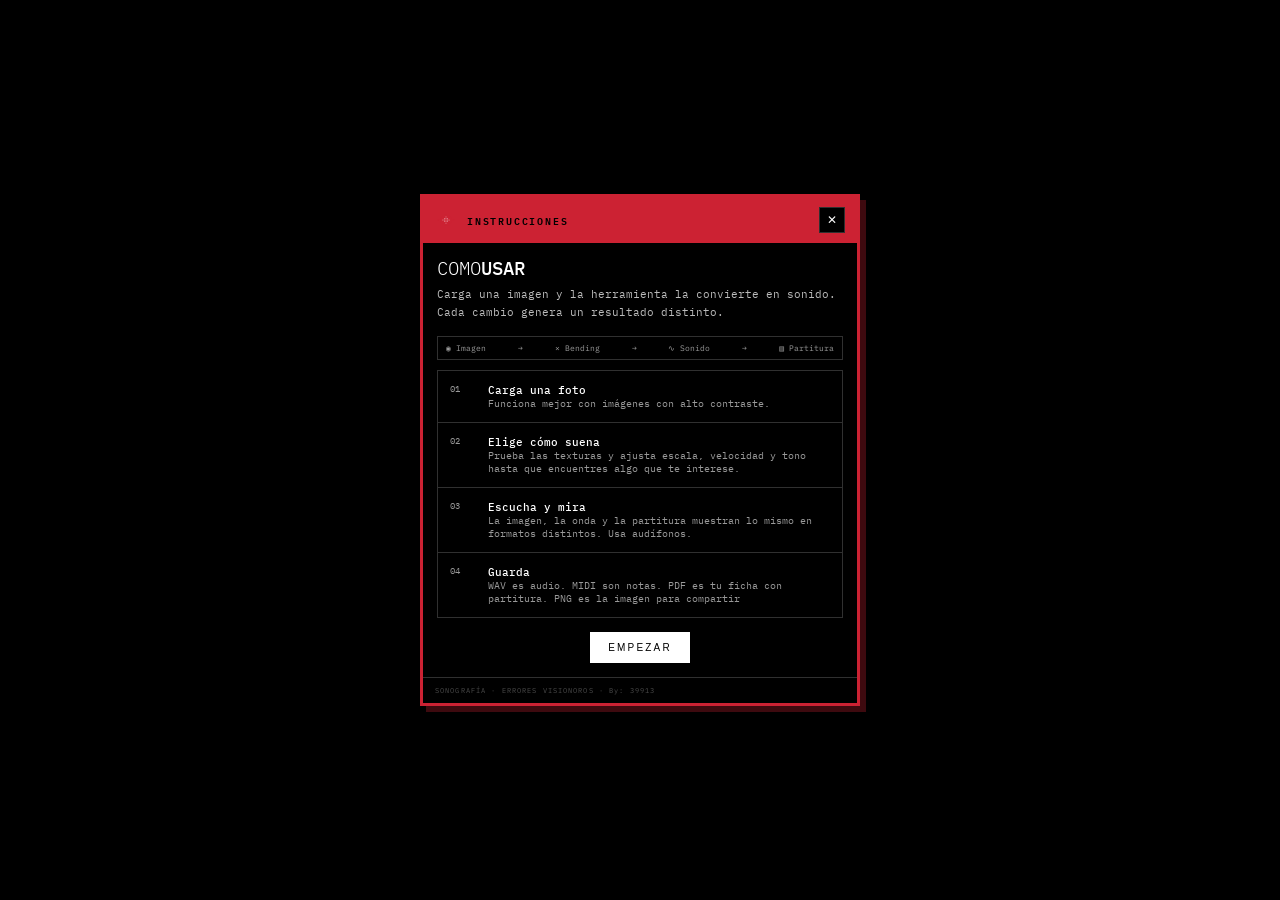
<file: manual.html>
<!DOCTYPE html>
<html lang="es"><head>
<meta charset="UTF-8"><meta name="viewport" content="width=device-width, initial-scale=1.0">
<title>· INSTRUCCIONES · </title>
<link rel="canonical" href="https://39913em.github.io/sonografia/manual.html">
<link href="https://fonts.googleapis.com/css2?family=IBM+Plex+Mono:wght@300;400;500&display=swap" rel="stylesheet">
<style>:root{--rojo:#CC2233;--negro:#000000;--linea:#303030;--mono:"IBM Plex Mono",monospace}*{box-sizing:border-box}html,body{margin:0;height:100%;background:#000000;font-family:var(--mono);display:grid;place-items:center}.modal{width:440px;max-width:92vw;background:#000000;border:3px solid #CC2233;box-shadow:6px 6px 0 rgba(204,34,51,0.3)} .head{height:46px;display:flex;align-items:center;justify-content:space-between;padding:0 12px;background:#CC2233} .body{padding:16px 14px 14px}</style>
</head><body>
<svg width="0" height="0" style="position:absolute"><defs><symbol id="iso-02" viewBox="0 0 40 40"><circle cx="20" cy="20" r="10" fill="#CC2233"/><g fill="#FFFFFF"><circle cx="20" cy="14.4" r="0.7"/><circle cx="20" cy="17.2" r="0.7"/><circle cx="20" cy="20" r="0.7"/><circle cx="20" cy="22.8" r="0.7"/><circle cx="20" cy="25.6" r="0.7"/><circle cx="17" cy="17.2" r="0.7"/><circle cx="17" cy="20" r="0.7"/><circle cx="17" cy="22.8" r="0.7"/><circle cx="23" cy="17.2" r="0.7"/><circle cx="23" cy="20" r="0.7"/><circle cx="23" cy="22.8" r="0.7"/><circle cx="14.5" cy="20" r="0.7"/><circle cx="25.5" cy="20" r="0.7"/></g><g fill="#CC2233"><circle cx="5" cy="20" r="0.7"/><circle cx="7.5" cy="20" r="0.7"/><circle cx="32.5" cy="20" r="0.7"/><circle cx="35" cy="20" r="0.7"/></g></symbol></defs></svg>
<div class="modal">
<div class="head"><div style="display:flex;align-items:center;gap:10px"><svg style="width:22px;height:22px" viewBox="0 0 40 40"><use href="#iso-02"/></svg><div style="font-size:10px;letter-spacing:.18em;font-weight:600">INSTRUCCIONES</div></div><button onclick="try{parent.postMessage('closeManual','*')}catch(e){location.href='./index.html'}" style="width:26px;height:26px;background:#000;color:#FFFFFF;display:grid;place-items:center;border:1px solid #303030;cursor:pointer;font-size:12px">✕</button></div>
<div class="body">
<div style="font-size:19px;line-height:1;color:#FFFFFF;margin:0 0 8px;font-weight:300">COMO<b style="font-weight:500">USAR</b></div>
<p style="font-size:11px;line-height:1.6;color:#bbbbbb;margin:0 0 14px">Carga una imagen y la herramienta la convierte en sonido. Cada cambio genera un resultado distinto.</p>
<div style="display:flex;justify-content:space-between;border:1px solid #303030;background:#000000;padding:6px 8px;font-size:8px;color:#999999"><span>◉ Imagen</span><span>→</span><span>× Bending</span><span>→</span><span>∿ Sonido</span><span>→</span><span>▤ Partitura</span></div>
<div style="border:1px solid #303030;background:#000000;margin-top:10px">
<div style="display:grid;grid-template-columns:28px 1fr;gap:10px;padding:12px;border-bottom:1px solid #303030"><div style="font-size:9px;color:#999999">01</div><div><div style="font-size:11px;color:#FFFFFF;font-weight:500">Carga una foto</div><div style="font-size:10px;color:#999999">Funciona mejor con imágenes con alto contraste.</div></div></div>
<div style="display:grid;grid-template-columns:28px 1fr;gap:10px;padding:12px;border-bottom:1px solid #303030"><div style="font-size:9px;color:#999999">02</div><div><div style="font-size:11px;color:#FFFFFF;font-weight:500">Elige cómo suena</div><div style="font-size:10px;color:#999999">Prueba las texturas y ajusta escala, velocidad y tono hasta que encuentres algo que te interese.</div></div></div>
<div style="display:grid;grid-template-columns:28px 1fr;gap:10px;padding:12px;border-bottom:1px solid #303030"><div style="font-size:9px;color:#999999">03</div><div><div style="font-size:11px;color:#FFFFFF;font-weight:500">Escucha y mira</div><div style="font-size:10px;color:#999999">La imagen, la onda y la partitura muestran lo mismo en formatos distintos. Usa audífonos.</div></div></div>
<div style="display:grid;grid-template-columns:28px 1fr;gap:10px;padding:12px"><div style="font-size:9px;color:#999999">04</div><div><div style="font-size:11px;color:#FFFFFF;font-weight:500">Guarda</div><div style="font-size:10px;color:#999999">WAV es audio. MIDI son notas. PDF es tu ficha con partitura. PNG es la imagen para compartir</div></div></div>
</div>
<div style="margin-top:14px;display:flex;flex-direction:column;align-items:center;gap:10px">
<button onclick="try{parent.postMessage('closeManual','*')}catch(e){location.href='./index.html'}" style="display:inline-flex;background:#FFFFFF;color:#000000;padding:10px 18px;font-size:10px;letter-spacing:.22em;border:none;cursor:pointer;box-shadow:3px 3px 0 #000">EMPEZAR</button></div>
</div>



<div style="display:flex;justify-content:space-between;padding:8px 12px;border-top:1px solid #303030;background:#000000;font-size:7px;letter-spacing:.16em;color:#4A4A4A"><span>SONOGRAFÍA · ERRORES VISIONOROS · By: 39913</span></div>
</div>
</body></html>
</file>
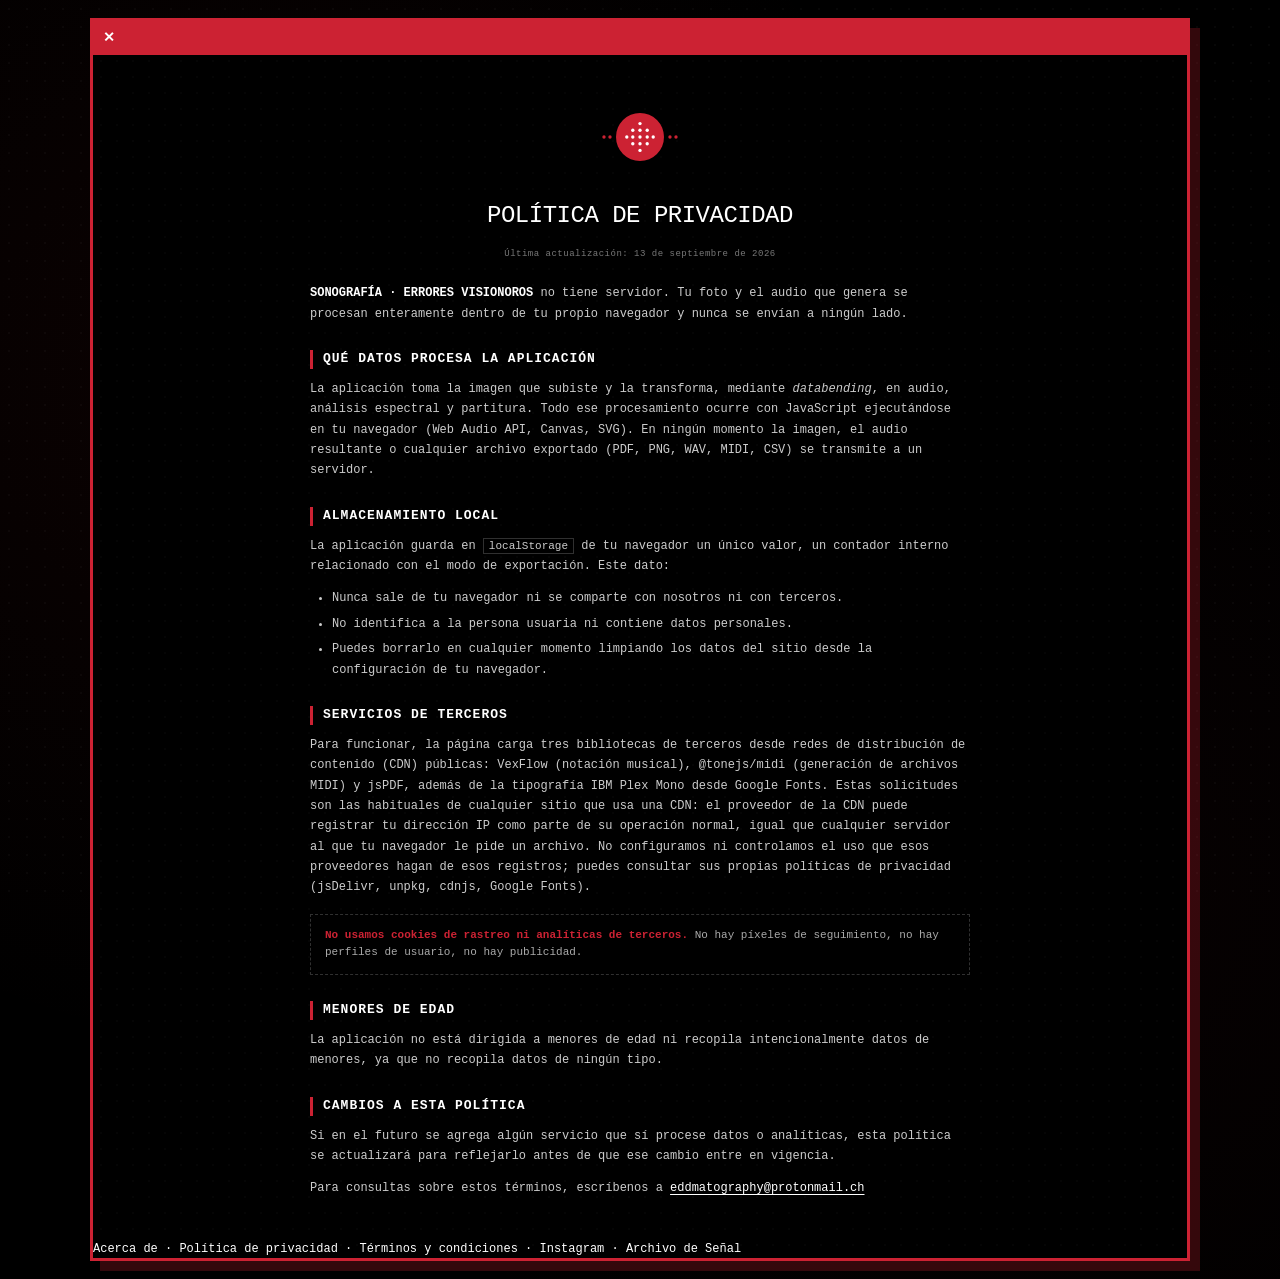
<file: privacidad.html>
<!DOCTYPE html>
<html lang="es-MX">
<head>
<meta charset="UTF-8">
<meta name="viewport" content="width=device-width, initial-scale=1.0">
<title>Política de Privacidad · SONOGRAFÍA · Errores Visionoros</title>
<meta name="description" content="Política de privacidad de SONOGRAFÍA. La app procesa todo localmente en tu navegador: no hay servidor ni recopilación de datos personales.">
<link rel="canonical" href="https://39913em.github.io/sonografia/privacidad.html">
<link rel="icon" type="image/svg+xml" href="assets/favicon.svg">
<link rel="icon" type="image/png" sizes="32x32" href="assets/favicon-32.png">
<link rel="apple-touch-icon" sizes="180x180" href="assets/favicon-180.png">
<meta name="theme-color" content="#000000">
<meta property="og:type" content="website">
<meta property="og:title" content="Política de Privacidad · SONOGRAFÍA · Errores Visionoros">
<meta property="og:description" content="Política de privacidad de SONOGRAFÍA. La app procesa todo localmente en tu navegador: no hay servidor ni recopilación de datos personales.">
<meta property="og:image" content="https://39913em.github.io/sonografia/assets/og-image.png">
<meta property="og:locale" content="es_MX">
<meta name="twitter:card" content="summary_large_image">
<meta http-equiv="Content-Security-Policy" content="
  default-src 'self';
  frame-src 'self' blob:;
  child-src 'self' blob:;
  script-src 'self';
  style-src 'self' 'unsafe-inline' https://fonts.googleapis.com;
  font-src 'self' https://fonts.gstatic.com;
  img-src 'self' data:;
  object-src 'none';
  base-uri 'self';
  form-action 'self';
  frame-ancestors 'none';
">
<link rel="preconnect" href="https://fonts.googleapis.com">
<link rel="preconnect" href="https://fonts.gstatic.com" crossorigin>
<link href="https://fonts.googleapis.com/css2?family=IBM+Plex+Mono:wght@300;400;500;600;700&display=swap" rel="stylesheet">
<link rel="stylesheet" href="css/01-base-y-fondo.css">
<link rel="stylesheet" href="css/03-identidad-isotipo-iconos.css">
<link rel="stylesheet" href="css/15-paginas-contenido.css">
<style>

.site-extra .footer-nav a,
  .site-extra .footer-nav a:link,
  .site-extra .footer-nav a:visited,
  .site-extra .footer-nav a:active,
  .site-extra .footer-nav a:focus,
  .site-extra .footer-nav a:focus-visible {
    color: #ffffff !important;
    text-decoration: none;
  }
  .site-extra .footer-nav a:hover {
    color: #cc2233 !important;
  }
</style>
</head>
<body>

<svg width="0" height="0" style="position:absolute" aria-hidden="true">
  <defs>
    <symbol id="iso-02" viewBox="0 0 40 40">
      <circle cx="20" cy="20" r="10" fill="#cc2233"/>
      <g fill="#ffffff">
        <circle cx="20" cy="14.4" r="0.7"/>
        <circle cx="20" cy="17.2" r="0.7"/>
        <circle cx="20" cy="20" r="0.7"/>
        <circle cx="20" cy="22.8" r="0.7"/>
        <circle cx="20" cy="25.6" r="0.7"/>
        <circle cx="17" cy="17.2" r="0.7"/>
        <circle cx="17" cy="20" r="0.7"/>
        <circle cx="17" cy="22.8" r="0.7"/>
        <circle cx="23" cy="17.2" r="0.7"/>
        <circle cx="23" cy="20" r="0.7"/>
        <circle cx="23" cy="22.8" r="0.7"/>
        <circle cx="14.5" cy="20" r="0.7"/>
        <circle cx="25.5" cy="20" r="0.7"/>
      </g>
      <g fill="#cc2233">
        <circle cx="5" cy="20" r="0.7"/>
        <circle cx="7.5" cy="20" r="0.7"/>
        <circle cx="32.5" cy="20" r="0.7"/>
        <circle cx="35" cy="20" r="0.7"/>
      </g>
    </symbol>
  </defs>
</svg>

<div class="page-shell">
  <div class="page-box">

    <a href="index.html" class="page-close" title="Volver a la aplicación">✕</a>

    <div class="page-body">
      <div class="page-hero">
        <svg class="iso iso-hero" viewBox="0 0 40 40"><use href="#iso-02"/></svg>
        <div class="page-heading">Política de Privacidad</div>
        <div class="page-updated">Última actualización: 13 de septiembre de 2026</div>
      </div>

      <div class="page-text">
        <p><strong>SONOGRAFÍA · ERRORES VISIONOROS</strong>  no tiene servidor. Tu foto y el audio que genera se procesan enteramente dentro de tu propio navegador y nunca se envían a ningún lado.</p>

        <h2>Qué datos procesa la aplicación</h2>
        <p>La aplicación toma la imagen que subiste y la transforma, mediante <em>databending</em>, en audio, análisis espectral y partitura. Todo ese procesamiento ocurre con JavaScript ejecutándose en tu navegador (Web Audio API, Canvas, SVG). En ningún momento la imagen, el audio resultante o cualquier archivo exportado (PDF, PNG, WAV, MIDI, CSV) se transmite a un servidor.</p>

        <h2>Almacenamiento local</h2>
        <p>La aplicación guarda en <code>localStorage</code> de tu navegador un único valor, un contador interno relacionado con el modo de exportación. Este dato:</p>
        <ul>
          <li>Nunca sale de tu navegador ni se comparte con nosotros ni con terceros.</li>
          <li>No identifica a la persona usuaria ni contiene datos personales.</li>
          <li>Puedes borrarlo en cualquier momento limpiando los datos del sitio desde la configuración de tu navegador.</li>
        </ul>

        <h2>Servicios de terceros</h2>
        <p>Para funcionar, la página carga tres bibliotecas de terceros desde redes de distribución de contenido (CDN) públicas: VexFlow (notación musical), @tonejs/midi (generación de archivos MIDI) y jsPDF, además de la tipografía IBM Plex Mono desde Google Fonts. Estas solicitudes son las habituales de cualquier sitio que usa una CDN: el proveedor de la CDN puede registrar tu dirección IP como parte de su operación normal, igual que cualquier servidor al que tu navegador le pide un archivo. No configuramos ni controlamos el uso que esos proveedores hagan de esos registros; puedes consultar sus propias políticas de privacidad (jsDelivr, unpkg, cdnjs, Google Fonts).</p>

        <div class="content-note"><strong>No usamos cookies de rastreo ni analíticas de terceros.</strong> No hay píxeles de seguimiento, no hay perfiles de usuario, no hay publicidad.</div>

        <h2>Menores de edad</h2>
        <p>La aplicación no está dirigida a menores de edad ni recopila intencionalmente datos de menores, ya que no recopila datos de ningún tipo.</p>

        <h2>Cambios a esta política</h2>
        <p>Si en el futuro se agrega algún servicio que sí procese datos o analíticas, esta política se actualizará para reflejarlo antes de que ese cambio entre en vigencia.</p>

        <p>Para consultas sobre estos términos, escríbenos a <a href="mailto:eddmatography@protonmail.ch?subject=Consulta%20SONOGRAF%C3%8DA%20-%20T%C3%A9rminos" style="color:#FFFFFF;text-decoration:underline;text-underline-offset:3px">eddmatography@protonmail.ch</a></p>
      </div>
    </div>

    <div class="site-extra">
      <nav class="footer-nav" aria-label="Navegación institucional y redes">
        <a href="about.html">Acerca de ·</a>
        <a href="privacidad.html">Política de privacidad ·</a>
        <a href="terminos.html">Términos y condiciones ·</a>
        <a href="https://instagram.com/39913em" target="_blank" rel="noopener noreferrer">Instagram ·</a>
        <a href="https://39913em.github.io/archivo-de-senal" target="_blank" rel="noopener noreferrer" >Archivo de Señal</a>
      </nav>
    </div>

  </div>
</div>

</body>
</html>
</file>
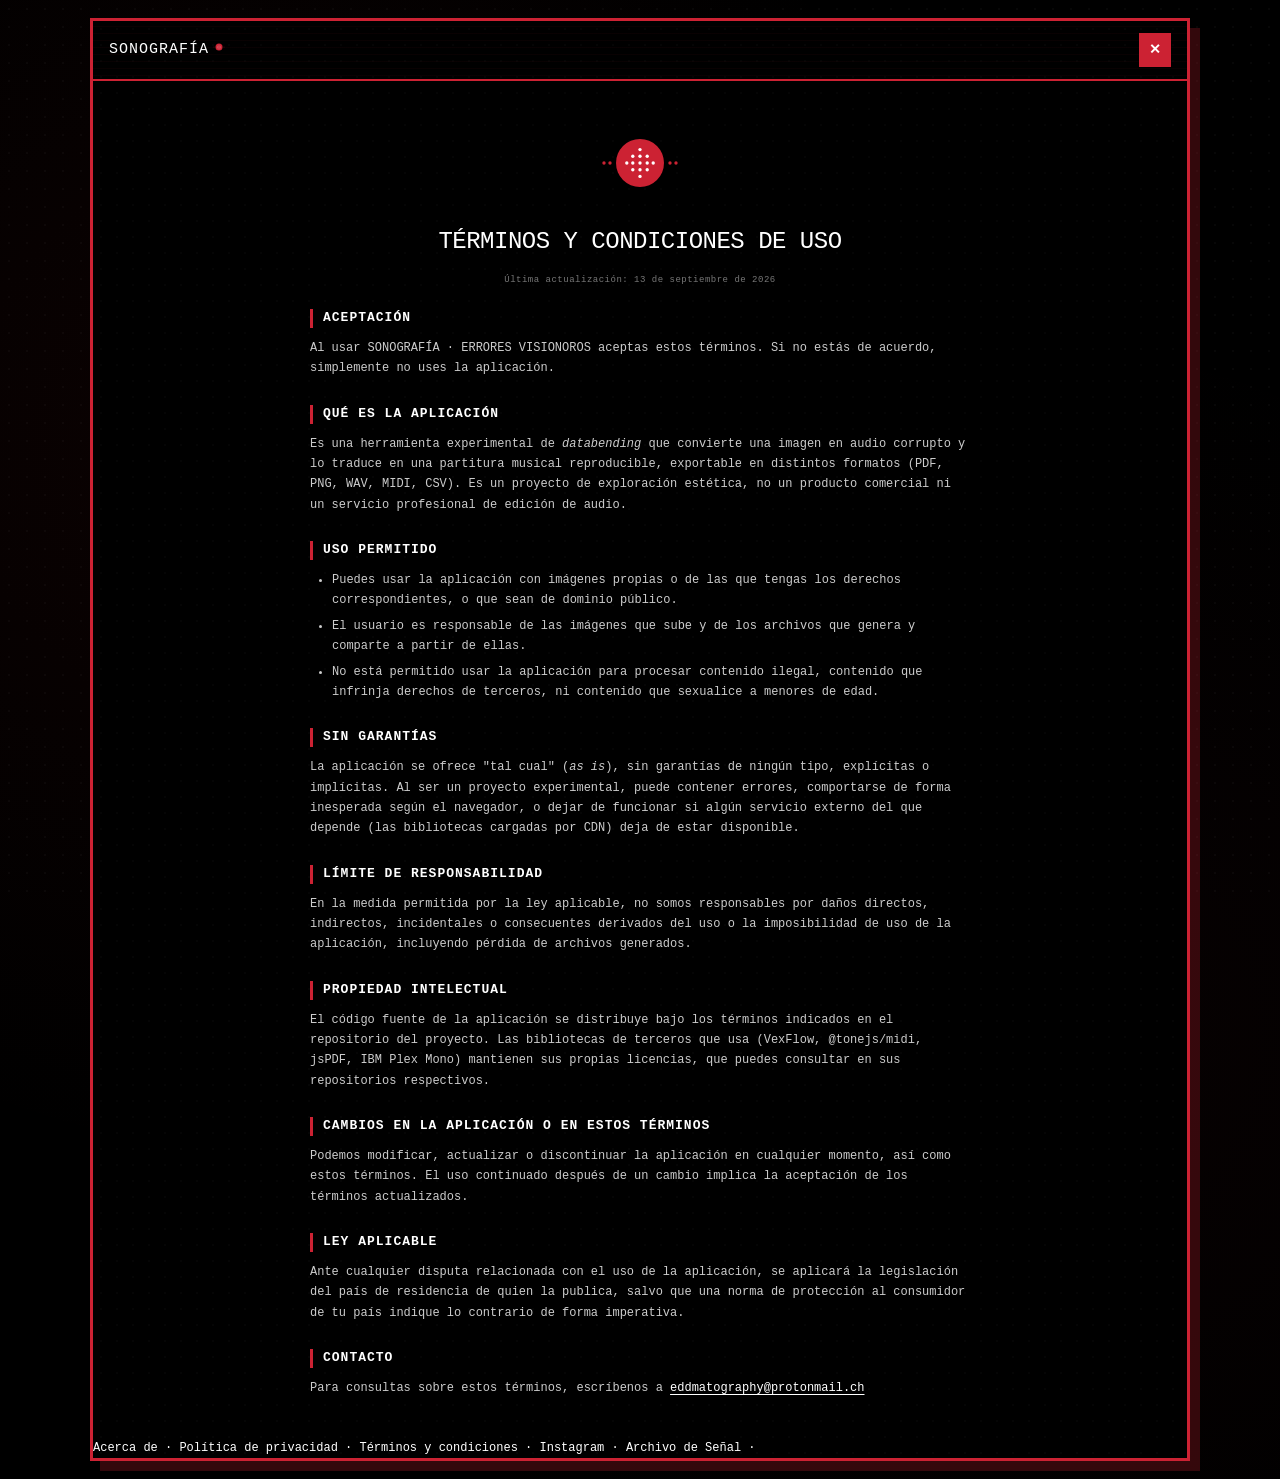
<file: terminos.html>
<!DOCTYPE html>
<html lang="es-MX">
<head>
<meta charset="UTF-8">
<meta name="viewport" content="width=device-width, initial-scale=1.0">
<title>Términos y Condiciones · SONOGRAFÍA · Errores Visionoros</title>
<meta name="description" content="Términos y condiciones de uso de SONOGRAFÍA: uso permitido, límite de responsabilidad y propiedad intelectual.">
<link rel="canonical" href="https://39913em.github.io/sonografiaSITORIO/terminos.html">
<link rel="icon" type="image/svg+xml" href="assets/favicon.svg">
<link rel="icon" type="image/png" sizes="32x32" href="assets/favicon-32.png">
<link rel="apple-touch-icon" sizes="180x180" href="assets/favicon-180.png">
<meta name="theme-color" content="#000000">
<meta property="og:type" content="website">
<meta property="og:title" content="Términos y Condiciones · SONOGRAFÍA · Errores Visionoros">
<meta property="og:description" content="Términos y condiciones de uso de SONOGRAFÍA: uso permitido, límite de responsabilidad y propiedad intelectual.">
<meta property="og:image" content="https://39913em.github.io/sonografiaSITORIO/assets/og-image.png">
<meta property="og:locale" content="es_MX">
<meta name="twitter:card" content="summary_large_image">
<meta http-equiv="Content-Security-Policy" content="
  default-src 'self';
  frame-src 'self' blob:;
  child-src 'self' blob:;
  script-src 'self';
  style-src 'self' 'unsafe-inline' https://fonts.googleapis.com;
  font-src 'self' https://fonts.gstatic.com;
  img-src 'self' data:;
  object-src 'none';
  base-uri 'self';
  form-action 'self';
  frame-ancestors 'none';
">
<link rel="preconnect" href="https://fonts.googleapis.com">
<link rel="preconnect" href="https://fonts.gstatic.com" crossorigin>
<link href="https://fonts.googleapis.com/css2?family=IBM+Plex+Mono:wght@300;400;500;600;700&display=swap" rel="stylesheet">
<link rel="stylesheet" href="css/01-base-y-fondo.css">
<link rel="stylesheet" href="css/03-identidad-isotipo-iconos.css">
<link rel="stylesheet" href="css/15-paginas-contenido.css">
<link rel="stylesheet" href="css/18-enlaces-footer.css">

</head>
<body>

<svg width="0" height="0" style="position:absolute" aria-hidden="true">
  <defs>
    <symbol id="iso-02" viewBox="0 0 40 40">
      <circle cx="20" cy="20" r="10" fill="#cc2233"/>
      <g fill="#ffffff">
        <circle cx="20" cy="14.4" r="0.7"/>
        <circle cx="20" cy="17.2" r="0.7"/>
        <circle cx="20" cy="20" r="0.7"/>
        <circle cx="20" cy="22.8" r="0.7"/>
        <circle cx="20" cy="25.6" r="0.7"/>
        <circle cx="17" cy="17.2" r="0.7"/>
        <circle cx="17" cy="20" r="0.7"/>
        <circle cx="17" cy="22.8" r="0.7"/>
        <circle cx="23" cy="17.2" r="0.7"/>
        <circle cx="23" cy="20" r="0.7"/>
        <circle cx="23" cy="22.8" r="0.7"/>
        <circle cx="14.5" cy="20" r="0.7"/>
        <circle cx="25.5" cy="20" r="0.7"/>
      </g>
      <g fill="#cc2233">
        <circle cx="5" cy="20" r="0.7"/>
        <circle cx="7.5" cy="20" r="0.7"/>
        <circle cx="32.5" cy="20" r="0.7"/>
        <circle cx="35" cy="20" r="0.7"/>
      </g>
    </symbol>
  </defs>
</svg>

<div class="page-shell">
<div class="page-box">

  <div class="page-head">
    <a href="index.html" class="brand-block-link" aria-label="SONOGRAFÍA — volver a la aplicación">
      <h1>SONOGRAFÍA<span class="punto-iso"><svg viewBox="0 0 40 40"><use href="#iso-02"/></svg></span></h1>
    </a>
    <a href="index.html" class="page-close" title="Volver a la aplicación">✕</a>
  </div>

  <div class="page-body">
    <div class="page-hero">
      <svg class="iso iso-hero" viewBox="0 0 40 40"><use href="#iso-02"/></svg>
      <div class="page-heading">Términos y Condiciones de Uso</div>
      <div class="page-updated">Última actualización: 13 de septiembre de 2026</div>
    </div>

    <div class="page-text">
    <h2>Aceptación</h2>
    <p>Al usar SONOGRAFÍA · ERRORES VISIONOROS aceptas estos términos. Si no estás de acuerdo, simplemente no uses la aplicación.</p>

    <h2>Qué es la aplicación</h2>
    <p>Es una herramienta experimental de <em>databending</em> que convierte una imagen en audio corrupto y lo traduce en una partitura musical reproducible, exportable en distintos formatos (PDF, PNG, WAV, MIDI, CSV). Es un proyecto de exploración estética, no un producto comercial ni un servicio profesional de edición de audio.</p>

    <h2>Uso permitido</h2>
    <ul>
      <li>Puedes usar la aplicación con imágenes propias o de las que tengas los derechos correspondientes, o que sean de dominio público.</li>
      <li>El usuario es responsable de las imágenes que sube y de los archivos que genera y comparte a partir de ellas.</li>
      <li>No está permitido usar la aplicación para procesar contenido ilegal, contenido que infrinja derechos de terceros, ni contenido que sexualice a menores de edad.</li>
    </ul>

    <h2>Sin garantías</h2>
    <p>La aplicación se ofrece "tal cual" (<em>as is</em>), sin garantías de ningún tipo, explícitas o implícitas. Al ser un proyecto experimental, puede contener errores, comportarse de forma inesperada según el navegador, o dejar de funcionar si algún servicio externo del que depende (las bibliotecas cargadas por CDN) deja de estar disponible.</p>

    <h2>Límite de responsabilidad</h2>
    <p>En la medida permitida por la ley aplicable, no somos responsables por daños directos, indirectos, incidentales o consecuentes derivados del uso o la imposibilidad de uso de la aplicación, incluyendo pérdida de archivos generados.</p>

    <h2>Propiedad intelectual</h2>
    <p>El código fuente de la aplicación se distribuye bajo los términos indicados en el repositorio del proyecto. Las bibliotecas de terceros que usa (VexFlow, @tonejs/midi, jsPDF, IBM Plex Mono) mantienen sus propias licencias, que puedes consultar en sus repositorios respectivos.</p>

    <h2>Cambios en la aplicación o en estos términos</h2>
    <p>Podemos modificar, actualizar o discontinuar la aplicación en cualquier momento, así como estos términos. El uso continuado después de un cambio implica la aceptación de los términos actualizados.</p>

    <h2>Ley aplicable</h2>
    <p>Ante cualquier disputa relacionada con el uso de la aplicación, se aplicará la legislación del país de residencia de quien la publica, salvo que una norma de protección al consumidor de tu país indique lo contrario de forma imperativa.</p>

    <h2>Contacto</h2>
    <p>Para consultas sobre estos términos, escríbenos a <a href="mailto:eddmatography@protonmail.ch?subject=Consulta%20SONOGRAF%C3%8DA%20-%20T%C3%A9rminos" style="color:#FFFFFF;text-decoration:underline;text-underline-offset:3px">eddmatography@protonmail.ch</a></p>     </div>
  </div>

 <div class="site-extra">
  <nav class="footer-nav" aria-label="Navegación institucional y redes">
    <a href="about.html">Acerca de ·</a>
    <a href="privacidad.html">Política de privacidad ·</a>
    <a href="terminos.html">Términos y condiciones ·</a>
    <a href="https://instagram.com/39913em" target="_blank" rel="noopener noreferrer">Instagram ·</a>
    <a href="https://39913em.github.io/archivo-de-senal" target="_blank" rel="noopener noreferrer">Archivo de Señal ·</a>
  </nav>
</div>


</div>
</div>
</body>
</html>
</file>
<file: css/01-base-y-fondo.css>
*{margin:0;padding:0;box-sizing:border-box}
html{scroll-behavior:smooth}
body{background:#000000;color:#ffffff;font-family:'IBM Plex Mono','Courier New',monospace;font-size:12px;line-height:1.45;background-image:radial-gradient(circle at 20% 30%,rgba(200,30,30,0.06) 0%,transparent 50%),radial-gradient(circle at 80% 70%,rgba(204,34,51,0.035) 0%,transparent 50%);min-height:100vh;position:relative}

body::before{
  content:"";
  position:fixed;
  inset:0;
  pointer-events:none;
  z-index:0;
  background-image:radial-gradient(rgba(255,255,255,0.028) 1px,transparent 1px);
  background-size:18px 18px;
  mix-blend-mode:screen;
}
</file>
<file: css/03-identidad-isotipo-iconos.css>
.iso{display:block;flex-shrink:0}
.iso-lg{width:42px;height:42px}
.iso-md{width:28px;height:28px}
.iso-sm{width:22px;height:22px}
.iso-xs{width:14px;height:14px}


.brand-block-link{color:inherit;text-decoration:none;display:inline-block;transition:opacity .15s}
.brand-block-link:hover{opacity:.82}
.brand-block-link:hover .punto-iso svg{transform:scale(1.15)}
.punto-iso svg{transition:transform .15s}

.punto-iso{
  display:inline-block;
  width:14px;height:14px;
  vertical-align:middle;
  margin-left:3px;
  margin-bottom:4px;
  line-height:0;
}
.punto-iso svg{width:100%;height:100%;display:block}

.ico{font-size:14px;color:#4a4a4a;font-weight:400;line-height:1;flex-shrink:0;transition:color 0.15s}
.titulo:hover .ico{color:#cc2233}
.ico-lg{font-size:18px}
.ico-inline{display:inline-block;font-size:11px;color:#777777;margin:0 4px;line-height:1;vertical-align:middle}

.signal-ico{
  width:36px;height:14px;position:relative;display:inline-block;flex-shrink:0;
}
.signal-ico::before{
  content:"";position:absolute;inset:0;
  background:
    linear-gradient(90deg,
      transparent 0 8%,#ffffff 8% 10%,transparent 10% 17%,
      #ffffff 17% 19%,transparent 19% 25%,
      #ffffff 25% 29%,transparent 29% 36%,
      #ffffff 36% 38%,transparent 38% 43%,
      #ffffff 43% 48%,transparent 48% 55%,
      #ffffff 55% 58%,transparent 58% 65%,
      #ffffff 65% 68%,transparent 68% 76%,
      #ffffff 76% 78%,transparent 78%);
  clip-path:polygon(
    0 50%, 8% 50%, 10% 25%, 12% 50%,
    18% 50%, 20% 75%, 22% 50%,
    30% 50%, 34% 5%, 38% 50%,
    43% 50%, 47% 90%, 51% 50%,
    57% 50%, 60% 18%, 63% 50%,
    70% 50%, 74% 75%, 78% 50%,
    100% 50%,100% 55%,0 55%
  );
  opacity:.55;
}
.dot-ico{width:8px;height:8px;background:#cc2233;border-radius:50%;display:inline-block;flex-shrink:0}
</file>
<file: css/15-paginas-contenido.css>
.page-shell{min-height:100vh;display:flex;align-items:center;justify-content:center;padding:18px}

.page-box{
  width:min(1100px,96vw);
  min-height:min(90vh,900px);
  background:#000000;border:3px solid #cc2233;
  box-shadow:10px 10px 0 rgba(204,34,51,.25);
  display:flex;flex-direction:column;
  position:relative;overflow:hidden;
}
.page-box::before{
  content:"";position:absolute;inset:0;pointer-events:none;z-index:0;
  background-image:radial-gradient(rgba(255,255,255,0.02) 1px,transparent 1px);
  background-size:16px 16px;mix-blend-mode:screen;
}
.page-box > *{position:relative;z-index:1}

.page-head{display:flex;align-items:center;justify-content:space-between;padding:12px 16px;border-bottom:2px solid #cc2233;position:relative}
.page-head::after{
  content:"";position:absolute;inset:0;pointer-events:none;
  background:repeating-linear-gradient(0deg,transparent 0 3px,rgba(204,34,51,0.045) 3px 4px,transparent 4px 7px);
  mix-blend-mode:screen;
}
.page-head > *{position:relative;z-index:1}
.page-head h1{font-size:15px;letter-spacing:1px;text-transform:uppercase;color:#ffffff;font-weight:500;margin:0}
.page-head .brand-block-link{display:flex;align-items:center}
.page-close{background:#cc2233;border:0;color:#ffffff;font-weight:900;font-size:14px;padding:7px 10px;cursor:pointer;text-decoration:none;display:inline-flex}

.page-body{flex:1;min-height:0;overflow-y:auto;padding:0 0 30px}

.page-hero{display:flex;flex-direction:column;align-items:center;gap:14px;padding:34px 20px 22px;text-align:center}
.page-hero .iso-hero{width:96px;height:96px}
.page-hero .page-eyebrow{font-size:9px;text-transform:uppercase;letter-spacing:3px;color:#aaaaaa}
.page-hero .page-heading{font-size:24px;letter-spacing:-0.5px;text-transform:uppercase;color:#ffffff;font-weight:500}
.page-hero .page-updated{font-size:9px;color:#777777;letter-spacing:0.5px}

.page-text{max-width:720px;margin:0 auto;padding:0 30px}
.page-text h2{font-size:13px;text-transform:uppercase;letter-spacing:1px;color:#ffffff;margin:26px 0 10px;padding-left:10px;border-left:3px solid #cc2233}
.page-text h2:first-child{margin-top:0}
.page-text p{font-size:12px;line-height:1.7;color:#cccccc;margin-bottom:12px}
.page-text ul,.page-text ol{margin:0 0 12px 0;padding-left:22px;color:#cccccc;font-size:12px;line-height:1.7}
.page-text li{margin-bottom:5px}
.page-text strong{color:#ffffff;font-weight:600}
.page-text a{color:#ffffff;text-decoration:underline;text-decoration-color:#cc2233;text-underline-offset:3px}
.page-text a:hover{color:#cc2233}
.page-text code{background:#000000;border:1px solid #303030;padding:1px 5px;font-size:11px}

.content-note{background:#000000;border:1px dashed #303030;padding:12px 14px;font-size:11px;color:#aaaaaa;line-height:1.6;margin:16px 0}
.content-note strong{color:#cc2233}

.about-grid{display:grid;grid-template-columns:repeat(auto-fit,minmax(160px,1fr));gap:10px;margin:18px 0}
.about-fact{border:1px solid #303030;padding:10px 12px;background:#000000}
.about-fact .label{font-size:8.5px;text-transform:uppercase;letter-spacing:1.5px;color:#777777;margin-bottom:4px}
.about-fact .value{font-size:12px;color:#ffffff}

.page-foot{border-top:2px solid #303030;padding:14px 16px;display:flex;justify-content:center}

.notfound-hero .iso-hero{width:120px;height:120px}
.notfound-code{font-size:56px;font-weight:700;color:#cc2233;letter-spacing:4px;line-height:1}
.notfound-text{text-align:center;max-width:420px;margin:0 auto 8px}
.back-link{display:inline-flex;align-items:center;gap:8px;font-size:10px;letter-spacing:1px;text-transform:uppercase;color:#aaaaaa;text-decoration:none;padding:8px 0}
.back-link:hover{color:#cc2233}
.back-link .arrow{color:#cc2233;font-size:13px}

@media (max-width:680px){
  .page-shell{padding:0}
  .page-box{width:100vw;min-height:100vh;border-width:0 0 3px 0}
  .page-text{padding:0 18px}
  .page-hero .page-heading{font-size:19px}
  .page-hero .iso-hero{width:74px;height:74px}
}

.site-extra .footer-nav a,
.site-extra .footer-nav a:link,
.site-extra .footer-nav a:visited,
.site-extra .footer-nav a:active,
.site-extra .footer-nav a:focus,
.site-extra .footer-nav a:focus-visible {
  color: #ffffff !important;
  text-decoration: none;
}

.site-extra .footer-nav a:hover {
  color: #cc2233 !important;
}
</file>
<file: css/18-enlaces-footer.css>
.site-extra .footer-nav a,
.site-extra .footer-nav a:link,
.site-extra .footer-nav a:visited,
.site-extra .footer-nav a:active,
.site-extra .footer-nav a:focus,
.site-extra .footer-nav a:focus-visible {
  color: #ffffff !important;
  text-decoration: none;
}

.site-extra .footer-nav a:hover {
  color: #cc2233 !important;
}

.back-link {
  color: #ffffff !important;
  text-decoration: none;
}
.back-link:hover {
  color: #cc2233 !important;
}
</file>
